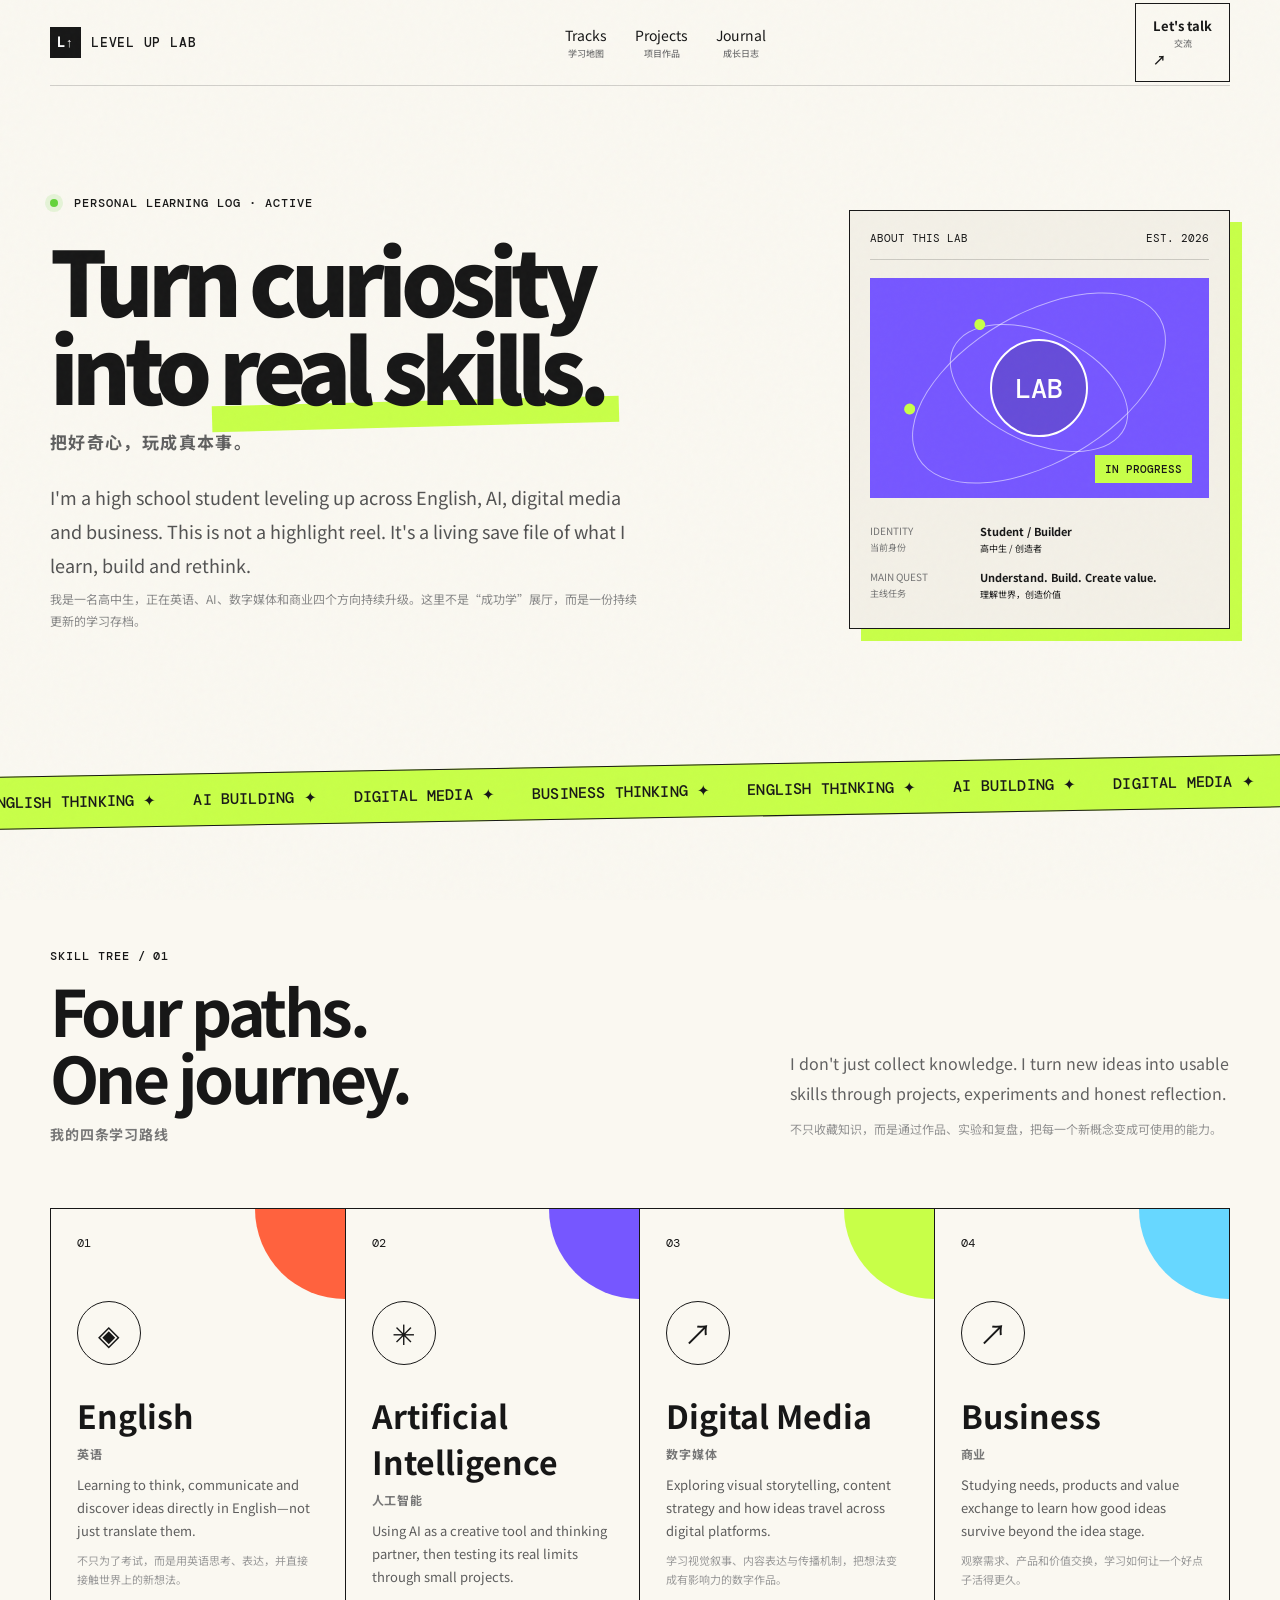
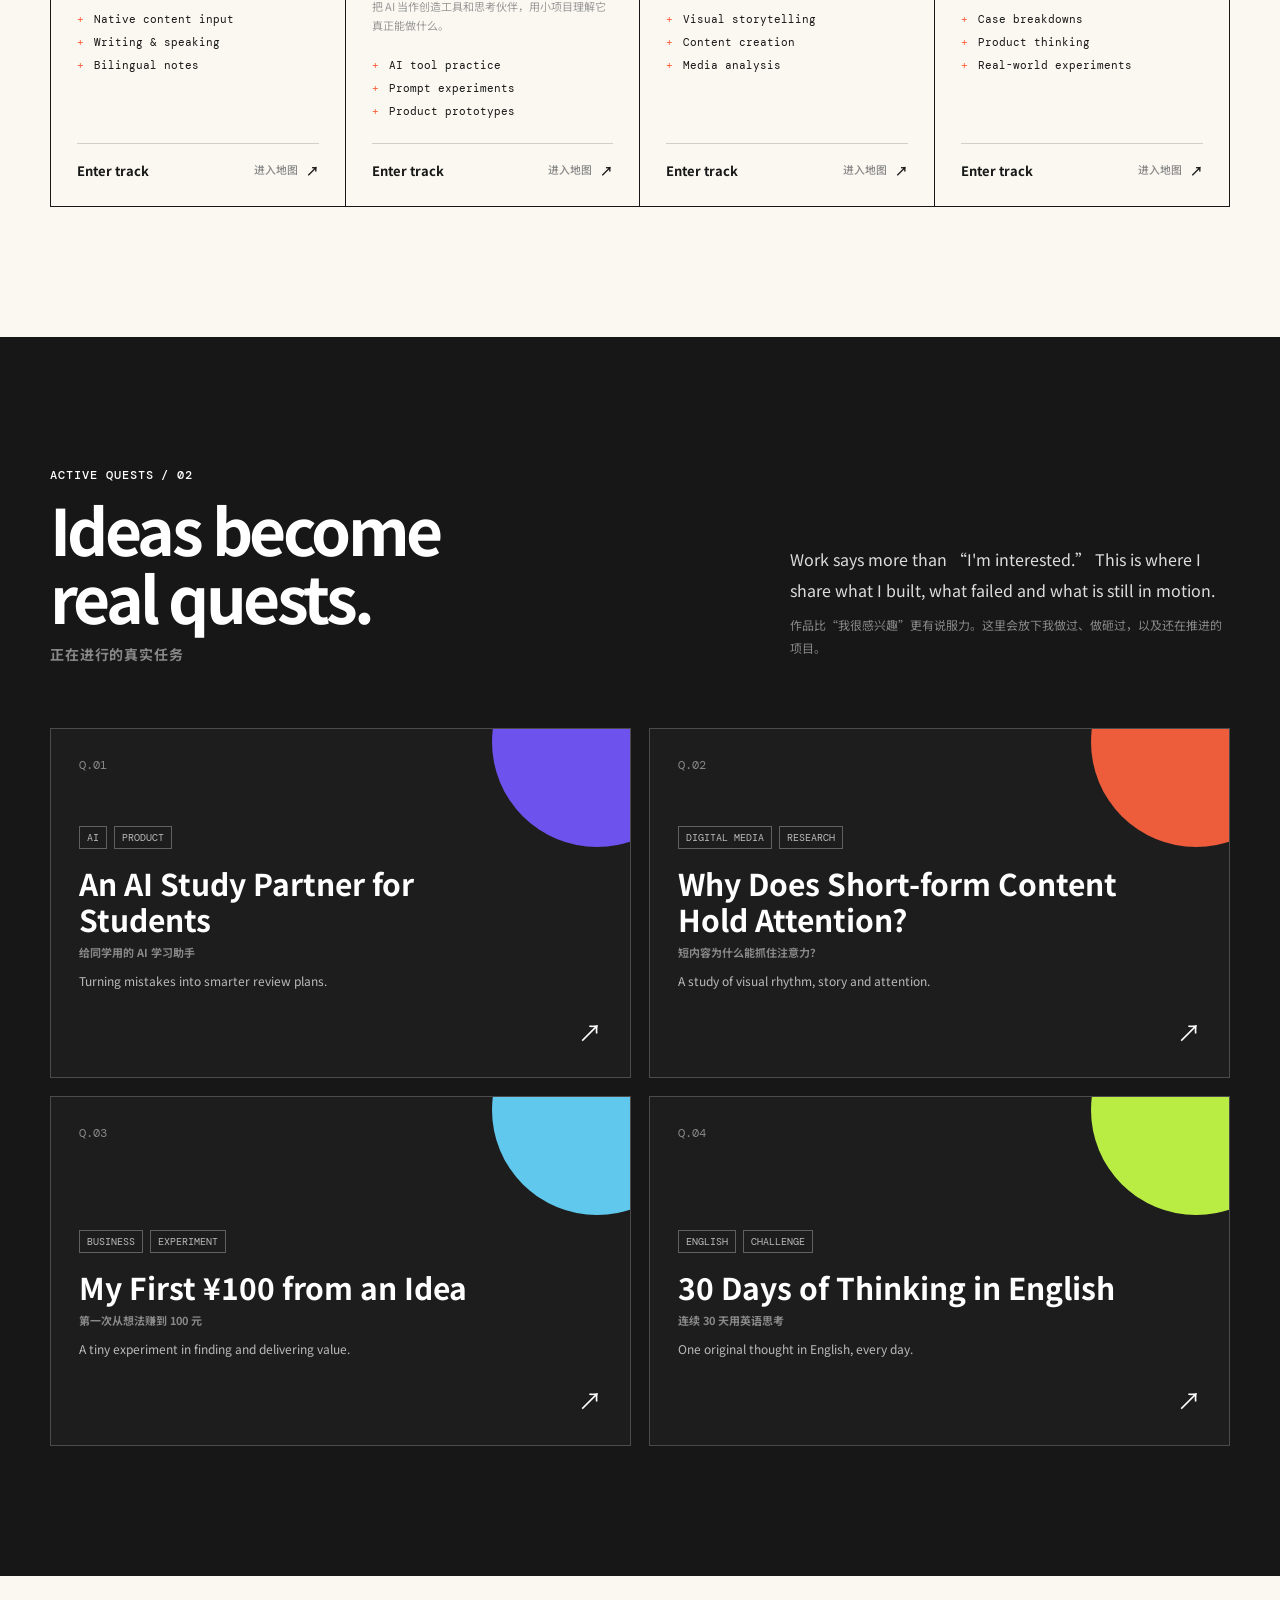
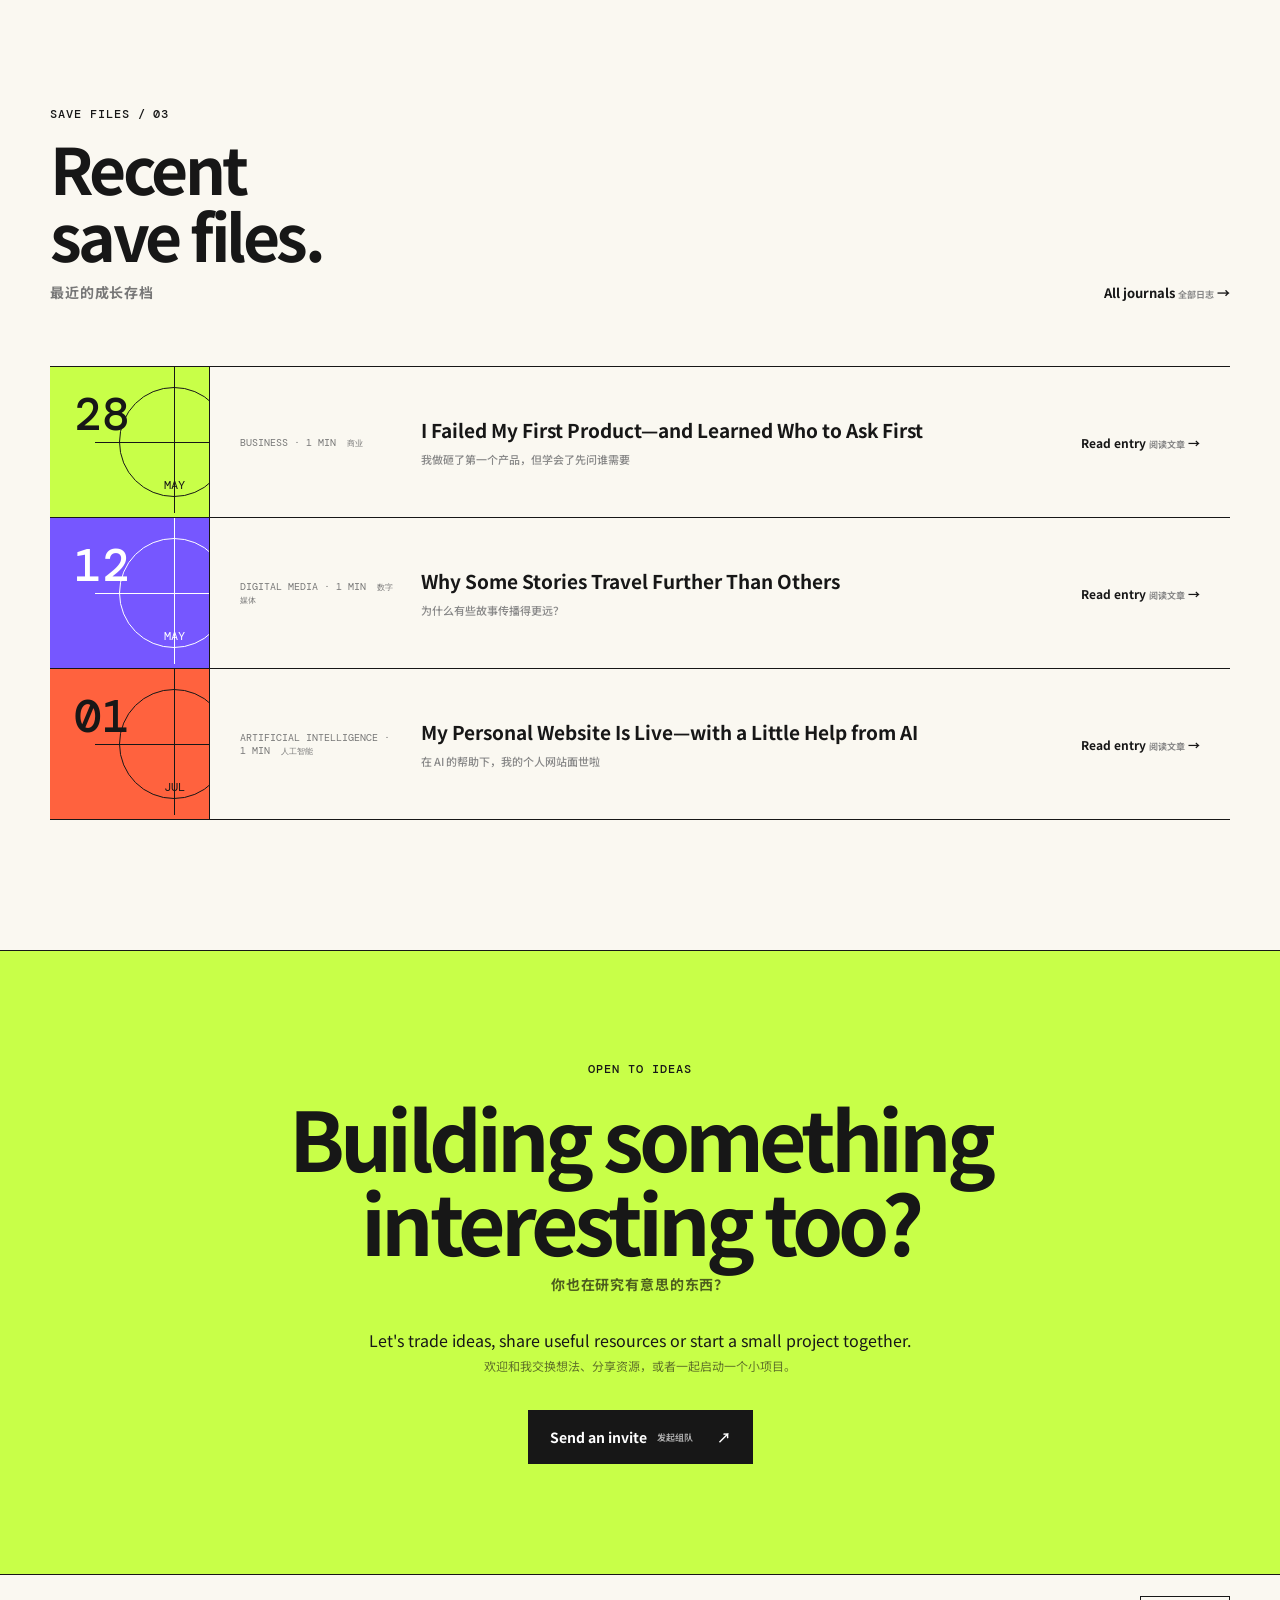
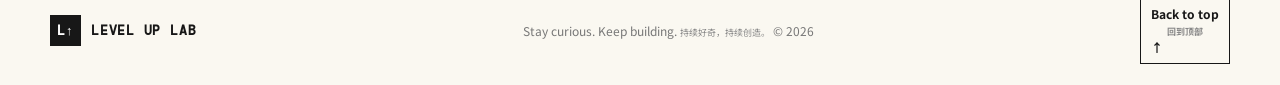
<file: index.html>
<!doctype html>
<html lang="en">
  <head>
    <meta charset="UTF-8" />
    <meta name="viewport" content="width=device-width, initial-scale=1.0" />
    <meta name="description" content="A high school student's learning lab exploring English, AI, digital media and business. 一名高中生关于英语、AI、数字媒体与商业的学习实验室。" />
    <title>LEVEL UP — A Student Learning Lab</title><link rel="icon" href="favicon.svg" type="image/svg+xml" />
    <link rel="preconnect" href="https://fonts.googleapis.com" />
    <link rel="preconnect" href="https://fonts.gstatic.com" crossorigin />
    <link href="https://fonts.googleapis.com/css2?family=DM+Mono:wght@400;500&family=Noto+Sans+SC:wght@400;500;700;900&display=swap" rel="stylesheet" />
    <link rel="stylesheet" href="styles.css" />
  </head>
  <body>
    <div class="noise" aria-hidden="true"></div>
    <header class="nav shell">
      <a class="logo" href="index.html" aria-label="返回首页">
        <span class="logo-mark">L↑</span>
        <span>LEVEL UP LAB</span>
      </a>
      <nav id="site-navigation" aria-label="主导航">
        <a href="tracks.html">Tracks <small>学习地图</small></a>
        <a href="projects.html">Projects <small>项目作品</small></a>
        <a href="journal.html">Journal <small>成长日志</small></a>
      </nav>
      <button class="nav-toggle" type="button" aria-expanded="false" aria-controls="site-navigation"><span>Menu</span><small>目录</small></button><a class="nav-cta" href="mailto:hello@example.com">Let's talk <small>交流</small> <span>↗</span></a>
    </header>

    <main id="top">
      <section class="hero shell">
        <div class="hero-copy reveal">
          <p class="eyebrow"><span class="live-dot"></span> PERSONAL LEARNING LOG · ACTIVE</p>
          <h1>Turn curiosity<br />into <span>real skills.</span></h1>
          <p class="hero-zh" lang="zh-CN">把好奇心，玩成真本事。</p>
          <p class="hero-intro">I'm a high school student leveling up across English, AI, digital media and business. This is not a highlight reel. It's a living save file of what I learn, build and rethink.</p>
          <p class="zh-copy" lang="zh-CN">我是一名高中生，正在英语、AI、数字媒体和商业四个方向持续升级。这里不是“成功学”展厅，而是一份持续更新的学习存档。</p>
        </div>

        <aside class="lab-card reveal delay-1" aria-label="个人学习概览">
          <div class="card-top">
            <span>ABOUT THIS LAB</span><span>EST. 2026</span>
          </div>
          <div class="avatar-wrap">
            <div class="orbit orbit-one"></div>
            <div class="orbit orbit-two"></div>
            <div class="avatar">LAB</div>
            <span class="level-badge">IN PROGRESS</span>
          </div>
          <div class="stats">
            <div><span>IDENTITY <small>当前身份</small></span><strong>Student / Builder <small>高中生 / 创造者</small></strong></div>
            <div><span>MAIN QUEST <small>主线任务</small></span><strong>Understand. Build. Create value.<small>理解世界，创造价值</small></strong></div>
          </div>
        </aside>
      </section>

      <section class="ticker" aria-label="学习关键词">
        <div class="ticker-track">
          <span>ENGLISH THINKING ✦</span><span>AI BUILDING ✦</span><span>DIGITAL MEDIA ✦</span><span>BUSINESS THINKING ✦</span>
          <span>ENGLISH THINKING ✦</span><span>AI BUILDING ✦</span><span>DIGITAL MEDIA ✦</span><span>BUSINESS THINKING ✦</span>
        </div>
      </section>

      <section class="section shell" id="tracks">
        <div class="section-heading reveal">
          <div><p class="eyebrow">SKILL TREE / 01</p><h2>Four paths.<br />One journey.</h2><p class="heading-zh" lang="zh-CN">我的四条学习路线</p></div>
          <div class="dual-copy"><p>I don't just collect knowledge. I turn new ideas into usable skills through projects, experiments and honest reflection.</p><p lang="zh-CN">不只收藏知识，而是通过作品、实验和复盘，把每一个新概念变成可使用的能力。</p></div>
        </div>
        <div class="track-grid">
          <article class="track-card english reveal">
            <div class="track-index">01</div><div class="track-icon">◈</div>
            <h3>English <small>英语</small></h3><p>Learning to think, communicate and discover ideas directly in English—not just translate them.</p>
            <p class="card-zh" lang="zh-CN">不只为了考试，而是用英语思考、表达，并直接接触世界上的新想法。</p>
            <ul><li>Native content input</li><li>Writing & speaking</li><li>Bilingual notes</li></ul>
            <a href="tracks.html#english">Enter track <small>进入地图</small> <span>↗</span></a>
          </article>
          <article class="track-card ai reveal delay-1">
            <div class="track-index">02</div><div class="track-icon">✳</div>
            <h3>Artificial Intelligence <small>人工智能</small></h3><p>Using AI as a creative tool and thinking partner, then testing its real limits through small projects.</p>
            <p class="card-zh" lang="zh-CN">把 AI 当作创造工具和思考伙伴，用小项目理解它真正能做什么。</p>
            <ul><li>AI tool practice</li><li>Prompt experiments</li><li>Product prototypes</li></ul>
            <a href="tracks.html#ai">Enter track <small>进入地图</small> <span>↗</span></a>
          </article>
          <article class="track-card media reveal delay-2">
            <div class="track-index">03</div><div class="track-icon">↗</div>
            <h3>Digital Media <small>数字媒体</small></h3><p>Exploring visual storytelling, content strategy and how ideas travel across digital platforms.</p>
            <p class="card-zh" lang="zh-CN">学习视觉叙事、内容表达与传播机制，把想法变成有影响力的数字作品。</p>
            <ul><li>Visual storytelling</li><li>Content creation</li><li>Media analysis</li></ul>
            <a href="tracks.html#media">Enter track <small>进入地图</small> <span>↗</span></a>
          </article>
          <article class="track-card business reveal delay-2">
            <div class="track-index">04</div><div class="track-icon">↗</div>
            <h3>Business <small>商业</small></h3><p>Studying needs, products and value exchange to learn how good ideas survive beyond the idea stage.</p>
            <p class="card-zh" lang="zh-CN">观察需求、产品和价值交换，学习如何让一个好点子活得更久。</p>
            <ul><li>Case breakdowns</li><li>Product thinking</li><li>Real-world experiments</li></ul>
            <a href="tracks.html#business">Enter track <small>进入地图</small> <span>↗</span></a>
          </article>
        </div>
      </section>

      <section class="section projects" id="projects">
        <div class="shell">
          <div class="section-heading light reveal">
            <div><p class="eyebrow">ACTIVE QUESTS / 02</p><h2>Ideas become<br />real quests.</h2><p class="heading-zh" lang="zh-CN">正在进行的真实任务</p></div>
            <div class="dual-copy"><p>Work says more than “I'm interested.” This is where I share what I built, what failed and what is still in motion.</p><p lang="zh-CN">作品比“我很感兴趣”更有说服力。这里会放下我做过、做砸过，以及还在推进的项目。</p></div>
          </div>
          <div class="quest-list" data-project-featured>
            <a class="quest reveal" href="project.html?id=ai-study-partner">
              <div class="quest-num">Q.01</div><div class="quest-main"><div class="tag-row"><span>AI</span><span>PRODUCT</span></div><h3>An AI Study Partner for Students <small>给同学用的 AI 学习助手</small></h3><p>Building a tool that turns mistakes into smarter review plans. <span lang="zh-CN">从真实学习痛点出发，整理错题并规划复习。</span></p></div><div class="quest-arrow">↗</div>
            </a>
            <a class="quest reveal" href="project.html?id=short-form-attention">
              <div class="quest-num">Q.02</div><div class="quest-main"><div class="tag-row"><span>DIGITAL MEDIA</span><span>RESEARCH</span></div><h3>Why Does Short-form Content Hold Attention? <small>短内容为什么能抓住注意力？</small></h3><p>Studying visual rhythm, storytelling and audience behavior across digital platforms. <span lang="zh-CN">拆解视觉节奏、叙事方式与受众行为。</span></p></div><div class="quest-arrow">↗</div>
            </a>
            <a class="quest reveal" href="project.html?id=first-100">
              <div class="quest-num">Q.03</div><div class="quest-main"><div class="tag-row"><span>BUSINESS</span><span>EXPERIMENT</span></div><h3>My First ¥100 from an Idea <small>第一次赚到 100 元</small></h3><p>Testing the loop: find a need, deliver value, earn a return. <span lang="zh-CN">用小产品完成一次真实的价值交换。</span></p></div><div class="quest-arrow">↗</div>
            </a>
            <a class="quest reveal" href="project.html?id=english-30-days">
              <div class="quest-num">Q.04</div><div class="quest-main"><div class="tag-row"><span>ENGLISH</span><span>CHALLENGE</span></div><h3>30 Days of Thinking in English <small>连续 30 天用英语思考</small></h3><p>One English journal entry every day—without translating first. <span lang="zh-CN">每天用英语记录一个真实想法，不先写中文。</span></p></div><div class="quest-arrow">↗</div>
            </a>
          </div>
        </div>
      </section>

      <section class="section shell log-section" id="log">
        <div class="section-heading reveal">
          <div><p class="eyebrow">SAVE FILES / 03</p><h2>Recent<br />save files.</h2><p class="heading-zh" lang="zh-CN">最近的成长存档</p></div>
          <a class="text-link" href="journal.html">All journals <small>全部日志</small> →</a>
        </div>
        <div class="log-grid" data-journal-featured>
          <article class="log-card featured reveal"><div class="log-visual visual-one"><span>07</span><i></i><b>JUN</b></div><div class="log-content"><p>THINKING · 6 MIN <small>思考笔记</small></p><h3>When AI Can Answer Everything, What Should We Still Learn?<small>当 AI 能回答所有问题，我们还需要学习什么？</small></h3><a href="article.html?post=learning-after-ai">Read entry <small>阅读文章</small> →</a></div></article>
          <article class="log-card reveal delay-1"><div class="log-visual visual-two"><span>28</span><i></i><b>MAY</b></div><div class="log-content"><p>RETROSPECTIVE · 4 MIN <small>项目复盘</small></p><h3>I Failed My First Product—and Learned Who to Ask First<small>我做砸了第一个产品，但学会了先问谁需要</small></h3><a href="article.html?post=first-product">Read entry <small>阅读文章</small> →</a></div></article>
          <article class="log-card reveal delay-2"><div class="log-visual visual-three"><span>12</span><i></i><b>MAY</b></div><div class="log-content"><p>MEDIA STUDY · 8 MIN <small>媒体拆解</small></p><h3>Why Some Stories Travel Further Than Others<small>为什么有些故事传播得更远？</small></h3><a href="article.html?post=stories-travel">Read entry <small>阅读文章</small> →</a></div></article>
        </div>
      </section>

      <section class="contact" id="contact">
        <div class="shell contact-inner reveal">
          <p class="eyebrow">OPEN TO IDEAS</p><h2>Building something<br />interesting too?</h2><p class="heading-zh" lang="zh-CN">你也在研究有意思的东西？</p><p>Let's trade ideas, share useful resources or start a small project together.<br /><span lang="zh-CN">欢迎和我交换想法、分享资源，或者一起启动一个小项目。</span></p>
          <a class="button dark" href="mailto:hello@example.com">Send an invite <small>发起组队</small> <span>↗</span></a>
        </div>
      </section>
    </main>

    <footer class="footer shell"><a class="logo" href="index.html"><span class="logo-mark">L↑</span><span>LEVEL UP LAB</span></a><p>Stay curious. Keep building. <small>持续好奇，持续创造。</small> © 2026</p><div class="footer-links"><a href="#top">Back to top <small>回到顶部</small> ↑</a></div></footer>
    <script src="script.js"></script>
  </body>
</html>
</file>
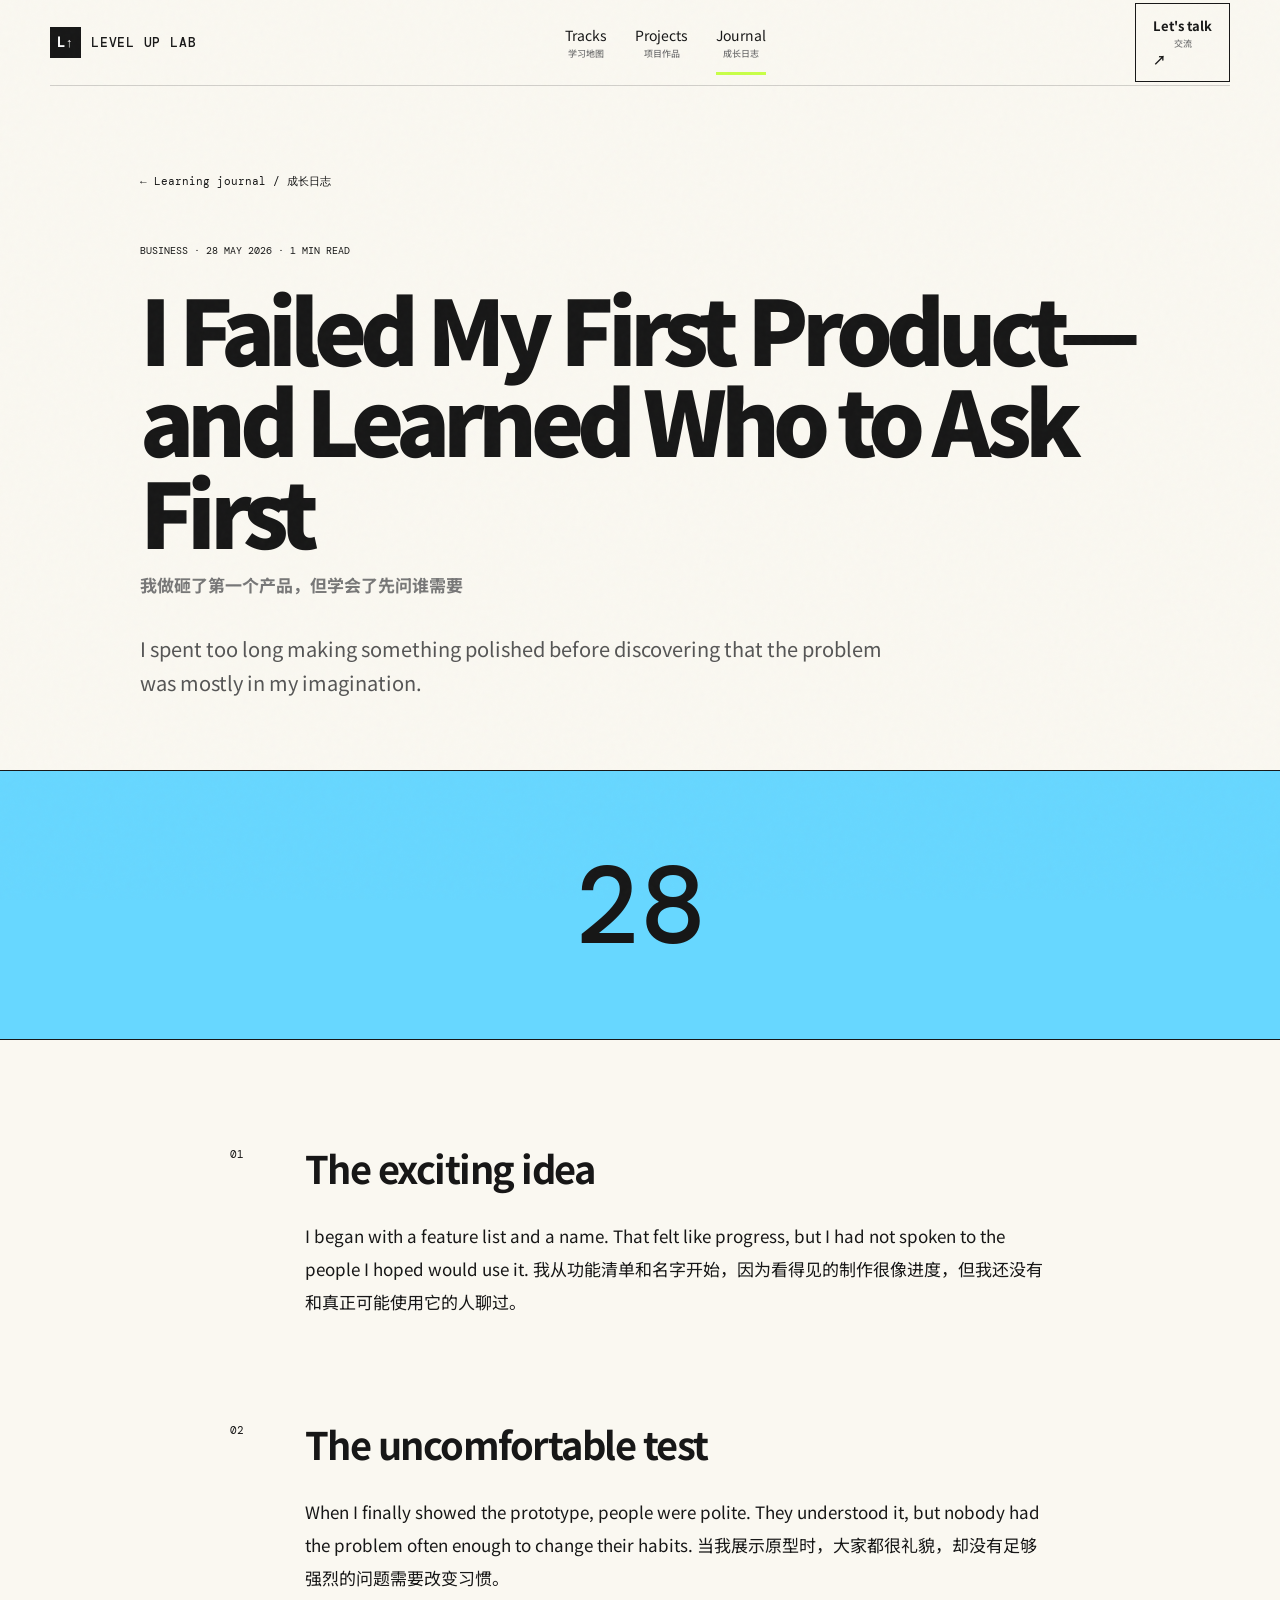
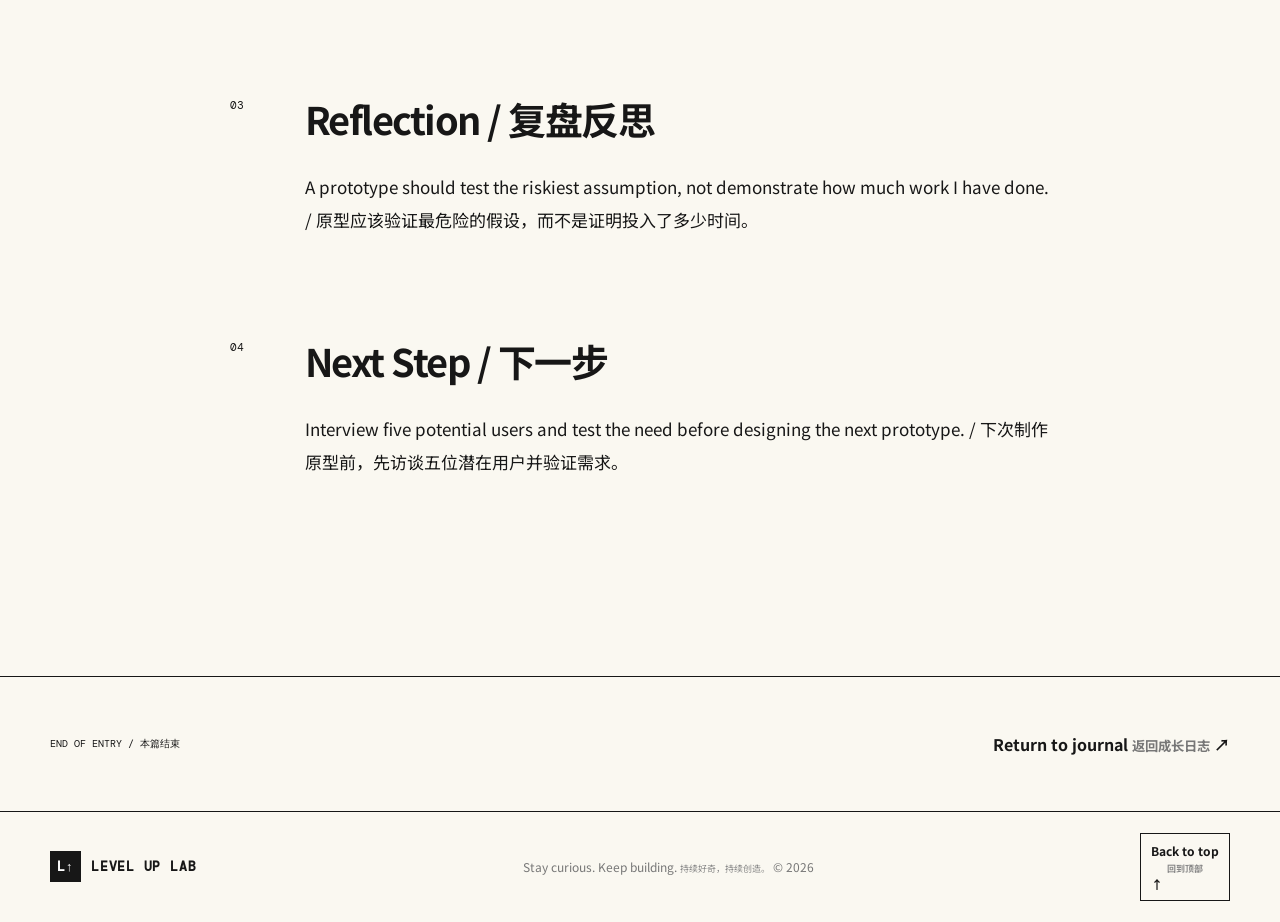
<file: article.html>
<!doctype html>
<html lang="en">
  <head>
    <meta charset="UTF-8" /><meta name="viewport" content="width=device-width, initial-scale=1.0" /><meta name="description" content="Bilingual learning journal entry from LEVEL UP LAB." /><title>Journal Entry — LEVEL UP LAB</title><link rel="icon" href="favicon.svg" type="image/svg+xml" />
    <link rel="preconnect" href="https://fonts.googleapis.com" /><link rel="preconnect" href="https://fonts.gstatic.com" crossorigin /><link href="https://fonts.googleapis.com/css2?family=DM+Mono:wght@400;500&family=Noto+Sans+SC:wght@400;500;700;900&display=swap" rel="stylesheet" /><link rel="stylesheet" href="styles.css" />
  </head>
  <body data-page="journal"><div class="noise" aria-hidden="true"></div>
    <header class="nav shell inner-nav"><a class="logo" href="index.html"><span class="logo-mark">L↑</span><span>LEVEL UP LAB</span></a><nav id="site-navigation" aria-label="Main navigation"><a href="tracks.html" data-nav="tracks">Tracks <small>学习地图</small></a><a href="projects.html" data-nav="projects">Projects <small>项目作品</small></a><a href="journal.html" data-nav="journal">Journal <small>成长日志</small></a></nav><button class="nav-toggle" type="button" aria-expanded="false" aria-controls="site-navigation"><span>Menu</span><small>目录</small></button><a class="nav-cta" href="mailto:hello@example.com">Let's talk <small>交流</small> <span>↗</span></a></header>
    <main id="top" class="article-page" data-article-detail>
      <header class="article-hero shell"><a class="back-link" href="journal.html">← Learning journal / 成长日志</a><p class="article-meta" data-article-meta></p><h1 data-article-title>Loading entry…</h1><p class="detail-zh" data-article-zh></p><p class="article-deck" data-article-deck></p></header>
      <div class="article-color" data-article-mark>07</div>
      <article class="article-body shell" data-article-body></article>
      <section class="article-end"><div class="shell"><p>END OF ENTRY / 本篇结束</p><a href="journal.html">Return to journal <small>返回成长日志</small> ↗</a></div></section>
    </main>
    <footer class="footer shell"><a class="logo" href="index.html"><span class="logo-mark">L↑</span><span>LEVEL UP LAB</span></a><p>Stay curious. Keep building. <small>持续好奇，持续创造。</small> © 2026</p><div class="footer-links"><a href="#top">Back to top <small>回到顶部</small> ↑</a></div></footer><script src="script.js"></script>
  </body>
</html>
</file>
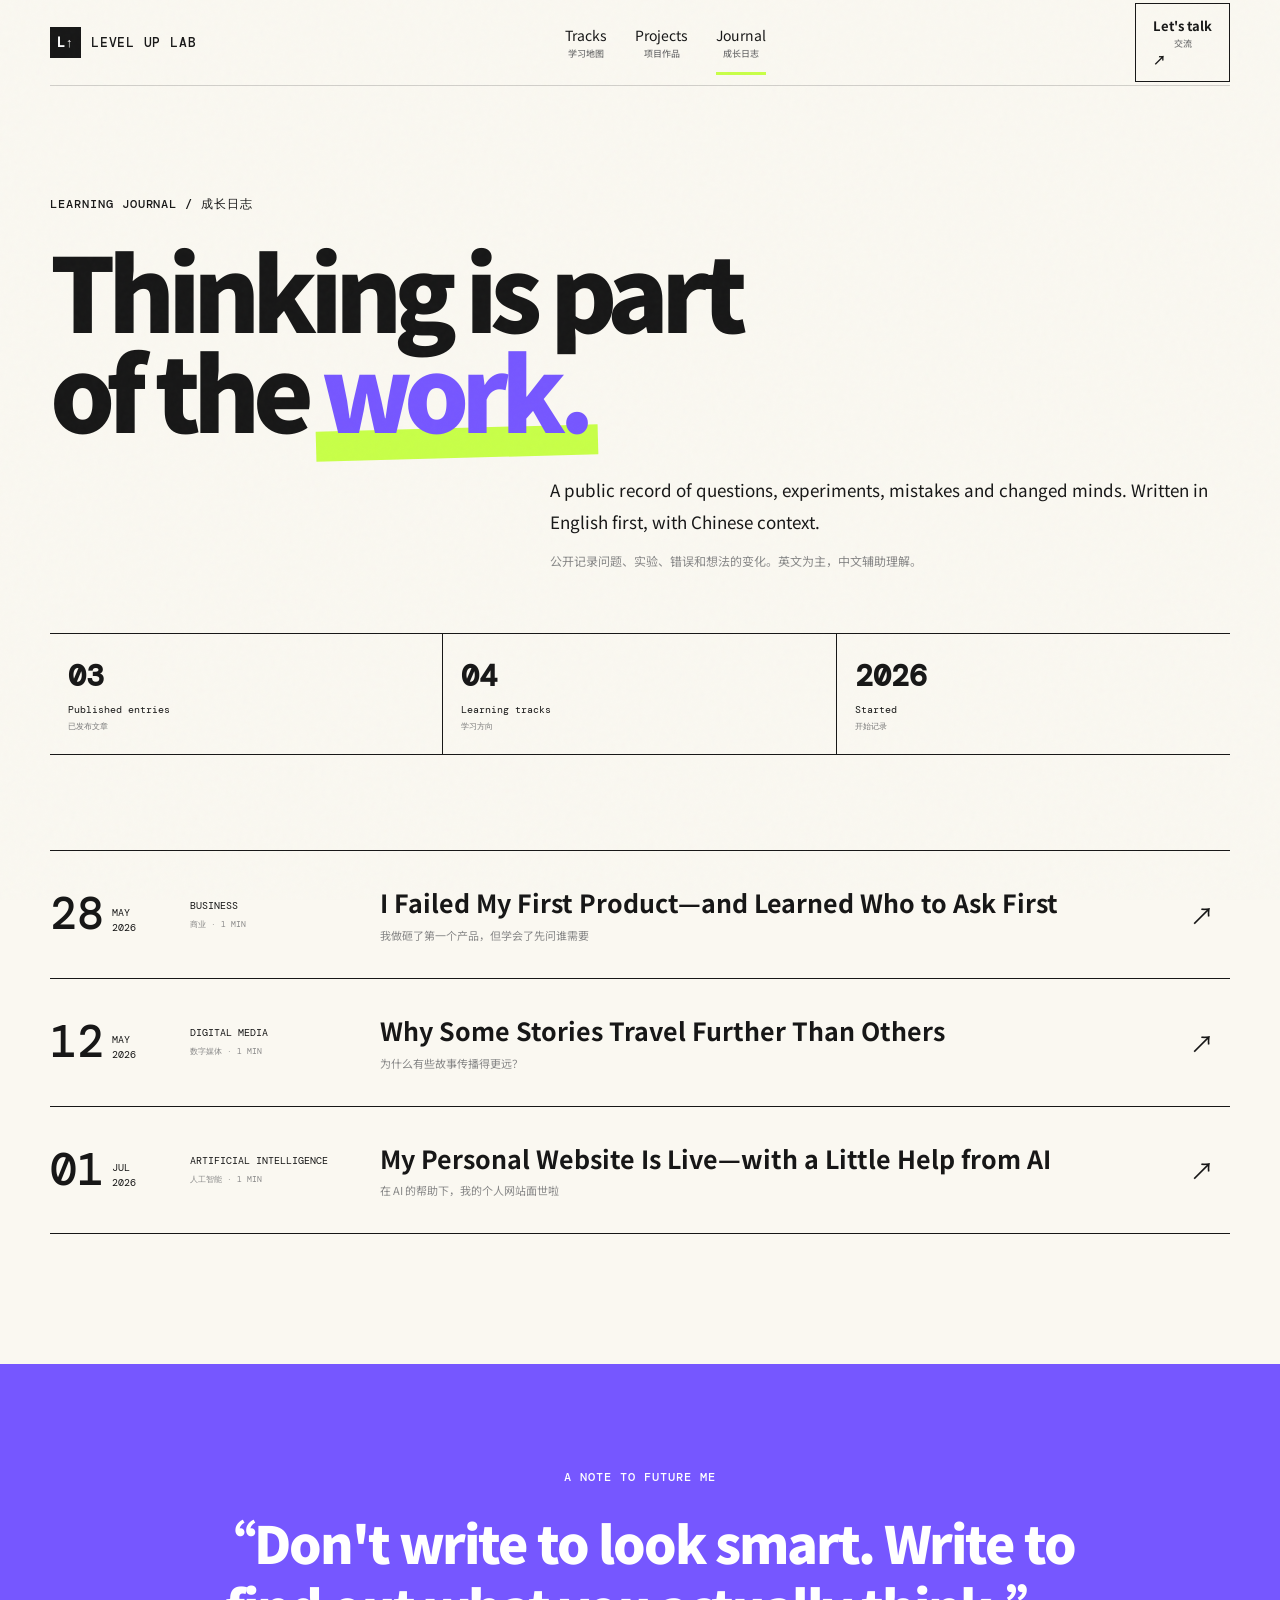
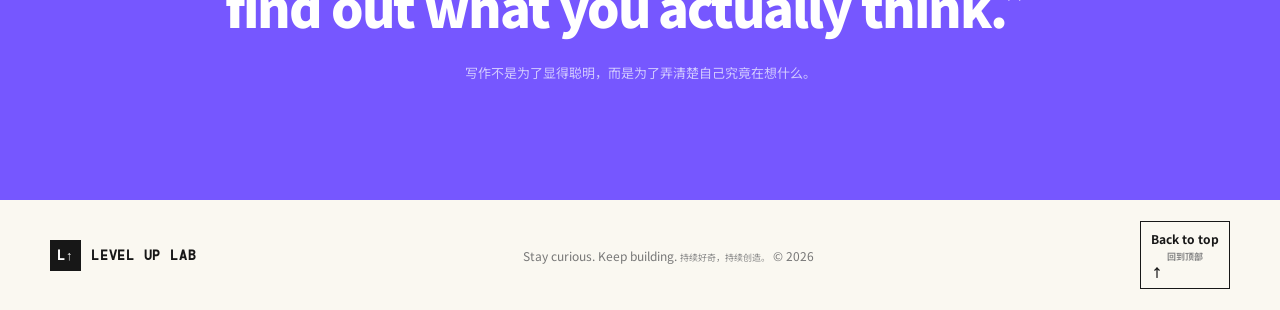
<file: journal.html>
<!doctype html>
<html lang="en">
  <head>
    <meta charset="UTF-8" /><meta name="viewport" content="width=device-width, initial-scale=1.0" /><meta name="description" content="A bilingual learning journal about AI, English, digital media and business. 关于 AI、英语、数字媒体与商业的双语成长日志。" /><title>Journal — LEVEL UP LAB</title><link rel="icon" href="favicon.svg" type="image/svg+xml" />
    <link rel="preconnect" href="https://fonts.googleapis.com" /><link rel="preconnect" href="https://fonts.gstatic.com" crossorigin /><link href="https://fonts.googleapis.com/css2?family=DM+Mono:wght@400;500&family=Noto+Sans+SC:wght@400;500;700;900&display=swap" rel="stylesheet" /><link rel="stylesheet" href="styles.css" />
  </head>
  <body data-page="journal"><div class="noise" aria-hidden="true"></div>
    <header class="nav shell inner-nav"><a class="logo" href="index.html"><span class="logo-mark">L↑</span><span>LEVEL UP LAB</span></a><nav id="site-navigation" aria-label="Main navigation"><a href="tracks.html" data-nav="tracks">Tracks <small>学习地图</small></a><a href="projects.html" data-nav="projects">Projects <small>项目作品</small></a><a href="journal.html" data-nav="journal">Journal <small>成长日志</small></a></nav><button class="nav-toggle" type="button" aria-expanded="false" aria-controls="site-navigation"><span>Menu</span><small>目录</small></button><a class="nav-cta" href="mailto:hello@example.com">Let's talk <small>交流</small> <span>↗</span></a></header>
    <main id="top" class="inner-page journal-page">
      <section class="page-hero shell reveal"><p class="eyebrow">LEARNING JOURNAL / 成长日志</p><h1>Thinking is part<br />of the <span>work.</span></h1><div class="page-hero-copy"><p>A public record of questions, experiments, mistakes and changed minds. Written in English first, with Chinese context.</p><p lang="zh-CN">公开记录问题、实验、错误和想法的变化。英文为主，中文辅助理解。</p></div><div class="journal-stats"><span><strong data-journal-count>03</strong> Published entries <small>已发布文章</small></span><span><strong>04</strong> Learning tracks <small>学习方向</small></span><span><strong>2026</strong> Started <small>开始记录</small></span></div></section>
      <section class="shell journal-archive" data-journal-archive>
        <a class="archive-row reveal" href="article.html?post=learning-after-ai"><div class="archive-date"><strong>07</strong><span>JUN<br />2026</span></div><div class="archive-type">THINKING<small>思考笔记 · 6 MIN</small></div><div class="archive-title"><h2>When AI Can Answer Everything, What Should We Still Learn?</h2><p>当 AI 能回答所有问题，我们还需要学习什么？</p></div><span class="archive-arrow">↗</span></a>
        <a class="archive-row reveal" href="article.html?post=first-product"><div class="archive-date"><strong>28</strong><span>MAY<br />2026</span></div><div class="archive-type">RETROSPECTIVE<small>项目复盘 · 4 MIN</small></div><div class="archive-title"><h2>I Failed My First Product—and Learned Who to Ask First</h2><p>我做砸了第一个产品，但学会了先问谁需要</p></div><span class="archive-arrow">↗</span></a>
        <a class="archive-row reveal" href="article.html?post=stories-travel"><div class="archive-date"><strong>12</strong><span>MAY<br />2026</span></div><div class="archive-type">MEDIA STUDY<small>媒体拆解 · 8 MIN</small></div><div class="archive-title"><h2>Why Some Stories Travel Further Than Others</h2><p>为什么有些故事传播得更远？</p></div><span class="archive-arrow">↗</span></a>
      </section>
      <section class="journal-note"><div class="shell"><p class="eyebrow">A NOTE TO FUTURE ME</p><blockquote>“Don't write to look smart. Write to find out what you actually think.”</blockquote><p lang="zh-CN">写作不是为了显得聪明，而是为了弄清楚自己究竟在想什么。</p></div></section>
    </main>
    <footer class="footer shell"><a class="logo" href="index.html"><span class="logo-mark">L↑</span><span>LEVEL UP LAB</span></a><p>Stay curious. Keep building. <small>持续好奇，持续创造。</small> © 2026</p><div class="footer-links"><a href="#top">Back to top <small>回到顶部</small> ↑</a></div></footer><script src="script.js"></script>
  </body>
</html>
</file>
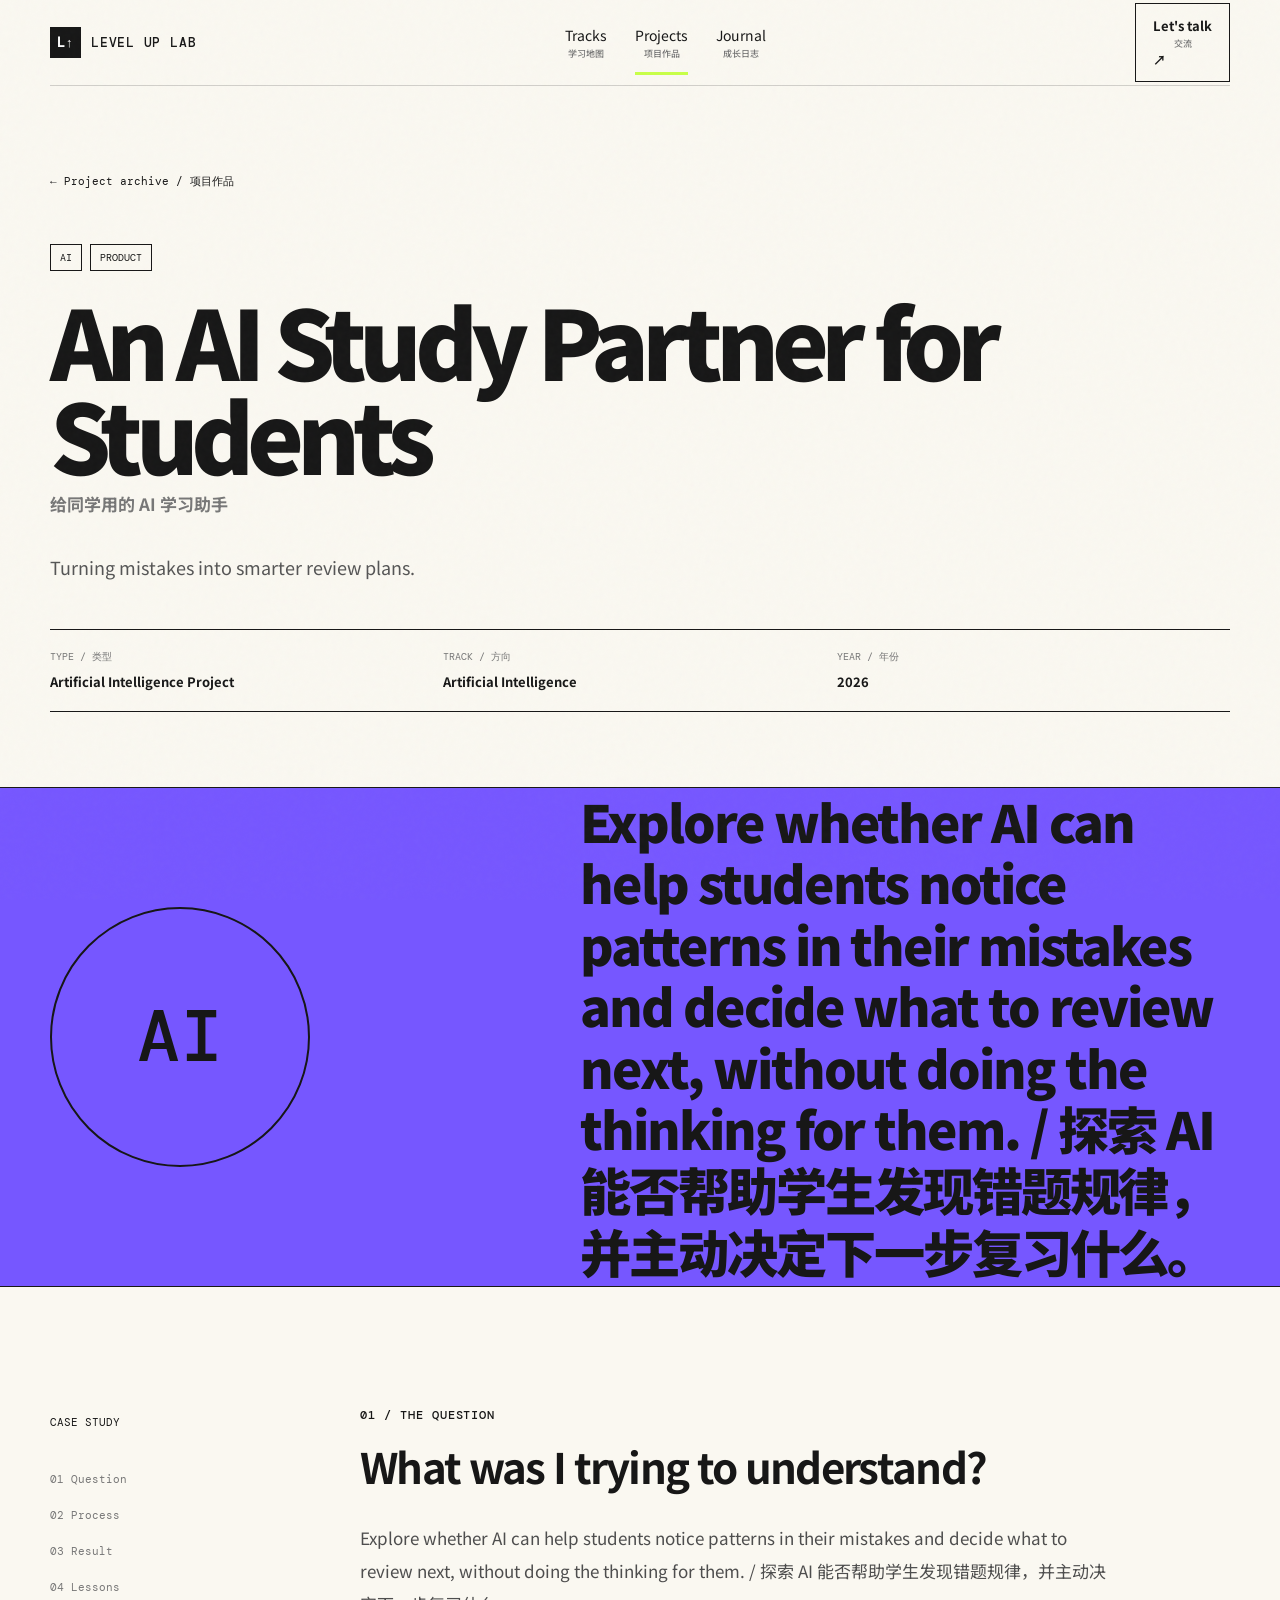
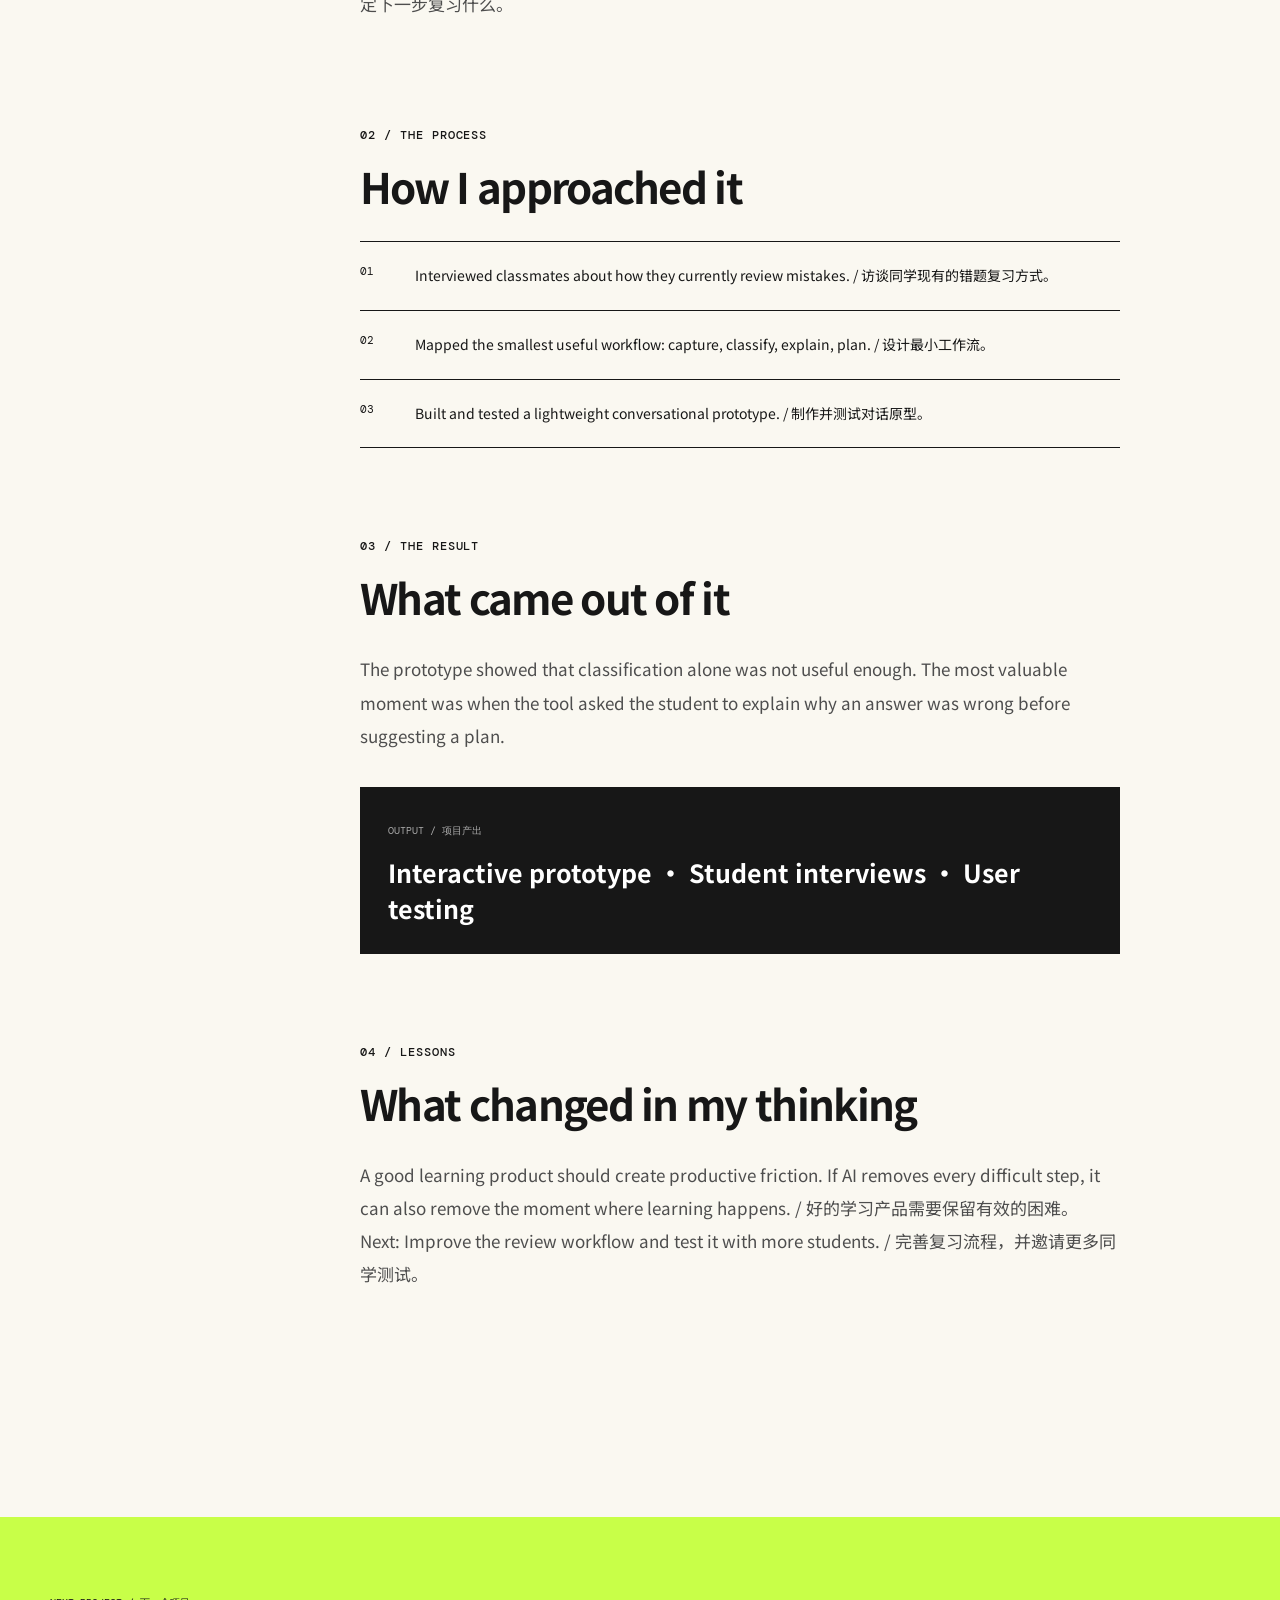
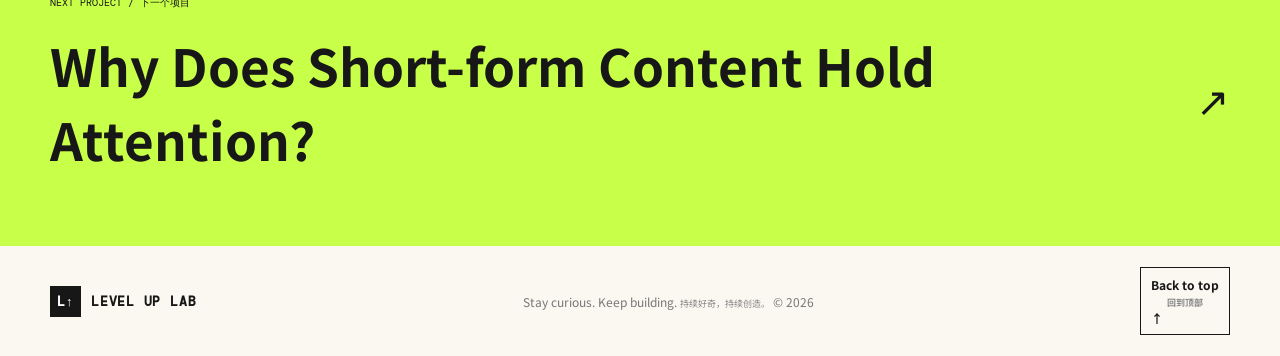
<file: project.html>
<!doctype html>
<html lang="en">
  <head>
    <meta charset="UTF-8" /><meta name="viewport" content="width=device-width, initial-scale=1.0" /><meta name="description" content="Project case study from LEVEL UP LAB." /><title>Project — LEVEL UP LAB</title><link rel="icon" href="favicon.svg" type="image/svg+xml" />
    <link rel="preconnect" href="https://fonts.googleapis.com" /><link rel="preconnect" href="https://fonts.gstatic.com" crossorigin /><link href="https://fonts.googleapis.com/css2?family=DM+Mono:wght@400;500&family=Noto+Sans+SC:wght@400;500;700;900&display=swap" rel="stylesheet" /><link rel="stylesheet" href="styles.css" />
  </head>
  <body data-page="projects"><div class="noise" aria-hidden="true"></div>
    <header class="nav shell inner-nav"><a class="logo" href="index.html"><span class="logo-mark">L↑</span><span>LEVEL UP LAB</span></a><nav id="site-navigation" aria-label="Main navigation"><a href="tracks.html" data-nav="tracks">Tracks <small>学习地图</small></a><a href="projects.html" data-nav="projects">Projects <small>项目作品</small></a><a href="journal.html" data-nav="journal">Journal <small>成长日志</small></a></nav><button class="nav-toggle" type="button" aria-expanded="false" aria-controls="site-navigation"><span>Menu</span><small>目录</small></button><a class="nav-cta" href="mailto:hello@example.com">Let's talk <small>交流</small> <span>↗</span></a></header>
    <main id="top" class="detail-page" data-project-detail>
      <section class="detail-hero shell"><a class="back-link" href="projects.html">← Project archive / 项目作品</a><div class="detail-tags" data-project-tags></div><h1 data-project-title>Loading project…</h1><p class="detail-zh" data-project-zh></p><p class="detail-summary" data-project-summary></p><div class="detail-facts"><div><span>TYPE / 类型</span><strong data-project-type></strong></div><div><span>TRACK / 方向</span><strong data-project-track></strong></div><div><span>YEAR / 年份</span><strong>2026</strong></div></div></section>
      <section class="project-cover"><div class="shell"><div class="cover-mark" data-project-mark>↗</div><p data-project-one-line></p></div></section>
      <section class="case-study shell"><aside><span>CASE STUDY</span><nav><a href="#question">01 Question</a><a href="#process">02 Process</a><a href="#result">03 Result</a><a href="#lessons">04 Lessons</a></nav></aside><article><section id="question"><p class="eyebrow">01 / THE QUESTION</p><h2>What was I trying to understand?</h2><p data-project-question></p></section><section id="process"><p class="eyebrow">02 / THE PROCESS</p><h2>How I approached it</h2><div class="process-list" data-project-process></div></section><section id="result"><p class="eyebrow">03 / THE RESULT</p><h2>What came out of it</h2><p data-project-result></p><div class="result-card"><span>OUTPUT / 项目产出</span><strong data-project-output></strong></div></section><section id="lessons"><p class="eyebrow">04 / LESSONS</p><h2>What changed in my thinking</h2><p data-project-lessons></p></section></article></section>
      <section class="next-project"><div class="shell"><span>NEXT PROJECT / 下一个项目</span><a data-next-project href="projects.html"><strong data-next-title>Explore another project</strong><i>↗</i></a></div></section>
    </main>
    <footer class="footer shell"><a class="logo" href="index.html"><span class="logo-mark">L↑</span><span>LEVEL UP LAB</span></a><p>Stay curious. Keep building. <small>持续好奇，持续创造。</small> © 2026</p><div class="footer-links"><a href="#top">Back to top <small>回到顶部</small> ↑</a></div></footer><script src="script.js"></script>
  </body>
</html>
</file>
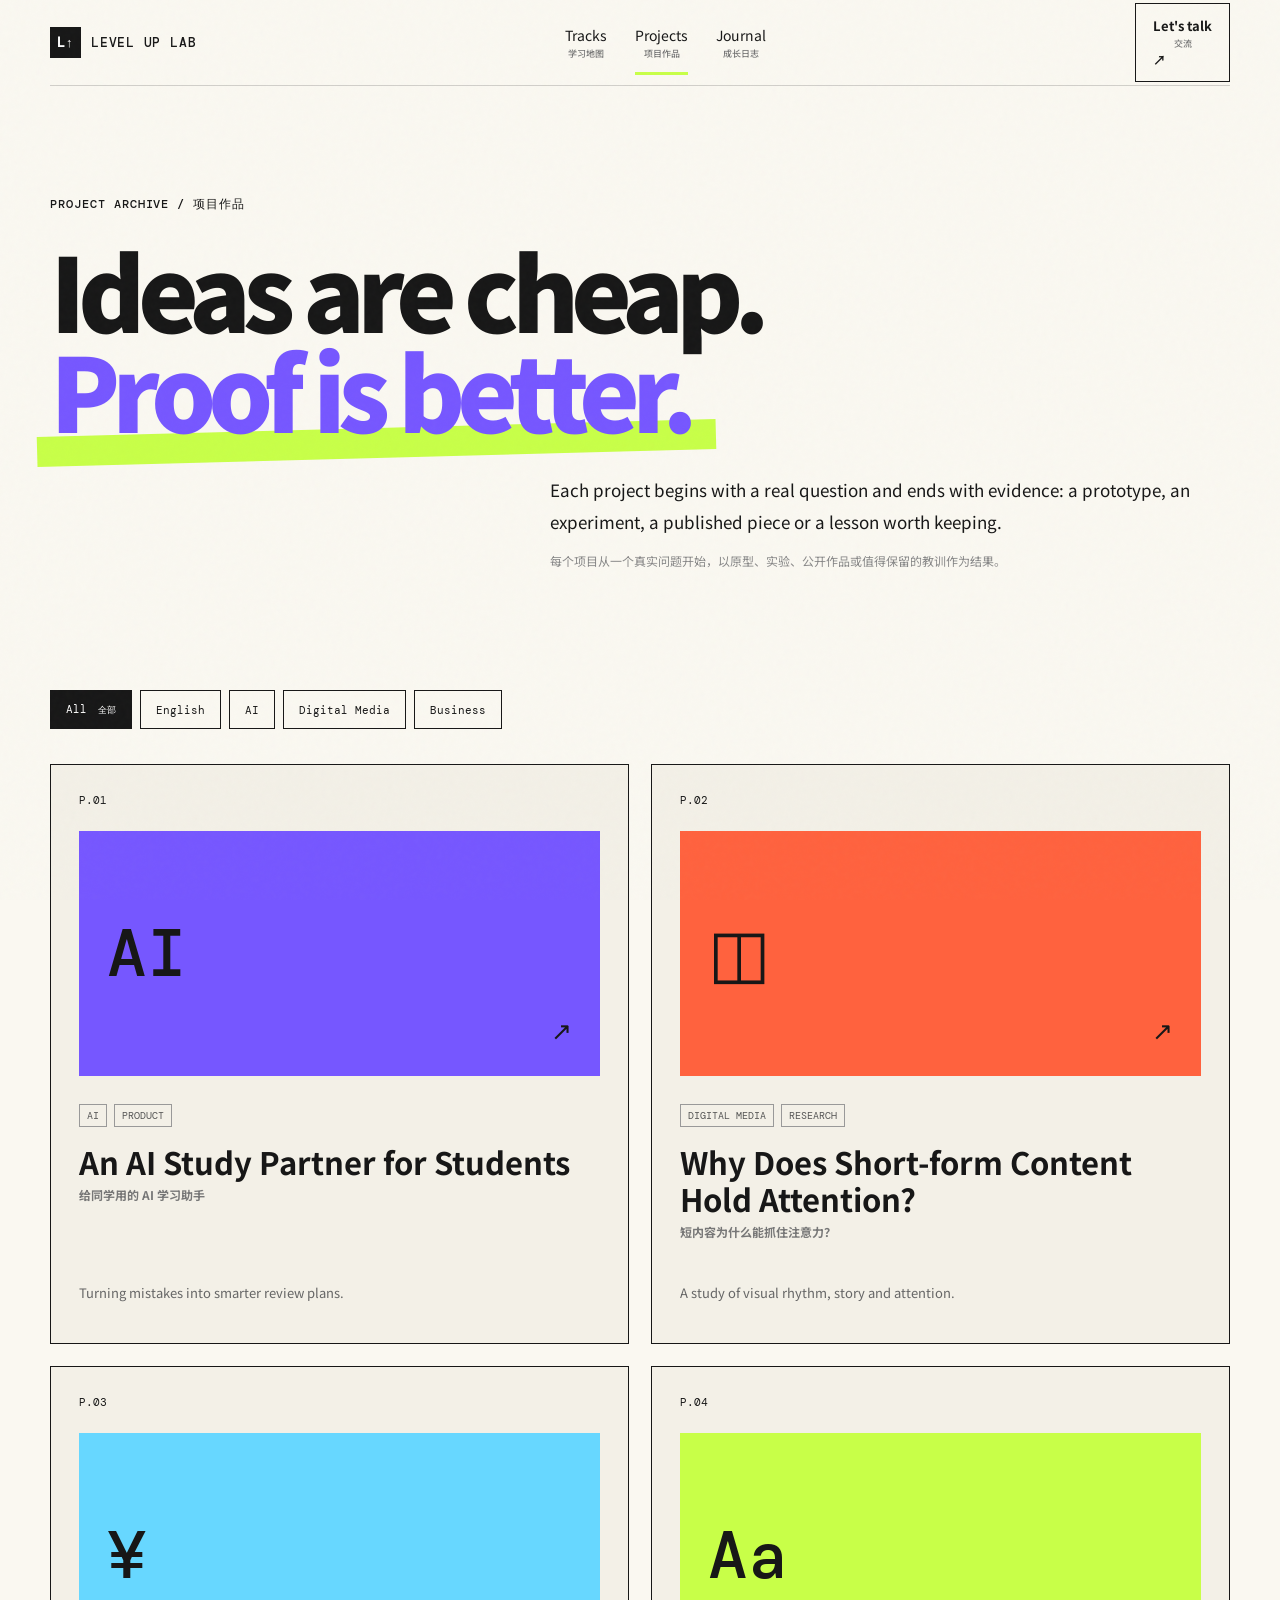
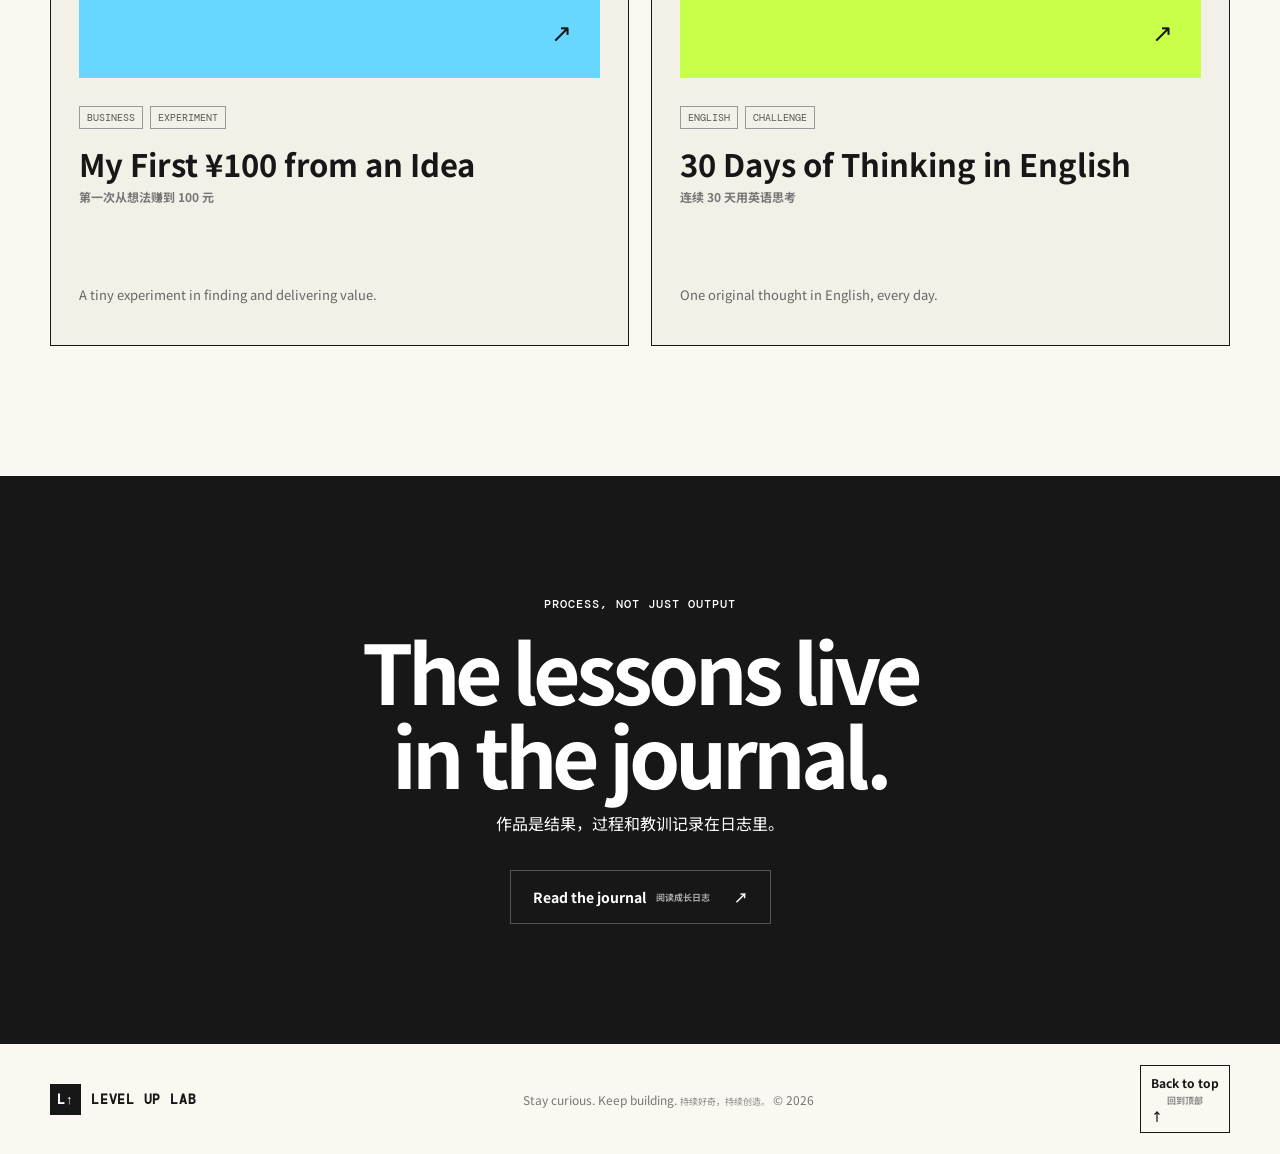
<file: projects.html>
<!doctype html>
<html lang="en">
  <head>
    <meta charset="UTF-8" /><meta name="viewport" content="width=device-width, initial-scale=1.0" />
    <meta name="description" content="Projects built across AI, English, digital media and business. AI、英语、数字媒体与商业项目作品。" />
    <title>Projects — LEVEL UP LAB</title><link rel="icon" href="favicon.svg" type="image/svg+xml" />
    <link rel="preconnect" href="https://fonts.googleapis.com" /><link rel="preconnect" href="https://fonts.gstatic.com" crossorigin /><link href="https://fonts.googleapis.com/css2?family=DM+Mono:wght@400;500&family=Noto+Sans+SC:wght@400;500;700;900&display=swap" rel="stylesheet" /><link rel="stylesheet" href="styles.css" />
  </head>
  <body data-page="projects">
    <div class="noise" aria-hidden="true"></div>
    <header class="nav shell inner-nav"><a class="logo" href="index.html"><span class="logo-mark">L↑</span><span>LEVEL UP LAB</span></a><nav id="site-navigation" aria-label="Main navigation"><a href="tracks.html" data-nav="tracks">Tracks <small>学习地图</small></a><a href="projects.html" data-nav="projects">Projects <small>项目作品</small></a><a href="journal.html" data-nav="journal">Journal <small>成长日志</small></a></nav><button class="nav-toggle" type="button" aria-expanded="false" aria-controls="site-navigation"><span>Menu</span><small>目录</small></button><a class="nav-cta" href="mailto:hello@example.com">Let's talk <small>交流</small> <span>↗</span></a></header>
    <main id="top" class="inner-page project-library">
      <section class="page-hero shell reveal"><p class="eyebrow">PROJECT ARCHIVE / 项目作品</p><h1>Ideas are cheap.<br /><span>Proof is better.</span></h1><div class="page-hero-copy"><p>Each project begins with a real question and ends with evidence: a prototype, an experiment, a published piece or a lesson worth keeping.</p><p lang="zh-CN">每个项目从一个真实问题开始，以原型、实验、公开作品或值得保留的教训作为结果。</p></div></section>
      <section class="shell library-section">
        <div class="filter-bar" role="group" aria-label="Filter projects"><button class="active" data-filter="all">All <small>全部</small></button><button data-filter="english">English</button><button data-filter="ai">AI</button><button data-filter="media">Digital Media</button><button data-filter="business">Business</button></div>
        <div class="library-grid" data-project-library>
          <a class="library-project tone-purple reveal" data-category="ai" href="project.html?id=ai-study-partner"><span class="project-no">P.01</span><div class="project-art">AI<span>↗</span></div><div class="tag-row"><span>AI</span><span>PRODUCT</span></div><h2>An AI Study Partner for Students<small>给同学用的 AI 学习助手</small></h2><p>Turning mistakes into smarter review plans.</p></a>
          <a class="library-project tone-orange reveal delay-1" data-category="media" href="project.html?id=short-form-attention"><span class="project-no">P.02</span><div class="project-art">◫<span>↗</span></div><div class="tag-row"><span>DIGITAL MEDIA</span><span>RESEARCH</span></div><h2>Why Does Short-form Content Hold Attention?<small>短内容为什么能抓住注意力？</small></h2><p>A study of visual rhythm, story and attention.</p></a>
          <a class="library-project tone-blue reveal" data-category="business" href="project.html?id=first-100"><span class="project-no">P.03</span><div class="project-art">¥<span>↗</span></div><div class="tag-row"><span>BUSINESS</span><span>EXPERIMENT</span></div><h2>My First ¥100 from an Idea<small>第一次从想法赚到 100 元</small></h2><p>A tiny experiment in finding and delivering value.</p></a>
          <a class="library-project tone-lime reveal delay-1" data-category="english" href="project.html?id=english-30-days"><span class="project-no">P.04</span><div class="project-art">Aa<span>↗</span></div><div class="tag-row"><span>ENGLISH</span><span>CHALLENGE</span></div><h2>30 Days of Thinking in English<small>连续 30 天用英语思考</small></h2><p>One original thought in English, every day.</p></a>
        </div>
      </section>
      <section class="next-cta dark-cta"><div class="shell"><p class="eyebrow">PROCESS, NOT JUST OUTPUT</p><h2>The lessons live<br />in the journal.</h2><p lang="zh-CN">作品是结果，过程和教训记录在日志里。</p><a class="button primary" href="journal.html">Read the journal <small>阅读成长日志</small> <span>↗</span></a></div></section>
    </main>
    <footer class="footer shell"><a class="logo" href="index.html"><span class="logo-mark">L↑</span><span>LEVEL UP LAB</span></a><p>Stay curious. Keep building. <small>持续好奇，持续创造。</small> © 2026</p><div class="footer-links"><a href="#top">Back to top <small>回到顶部</small> ↑</a></div></footer><script src="script.js"></script>
  </body>
</html>
</file>
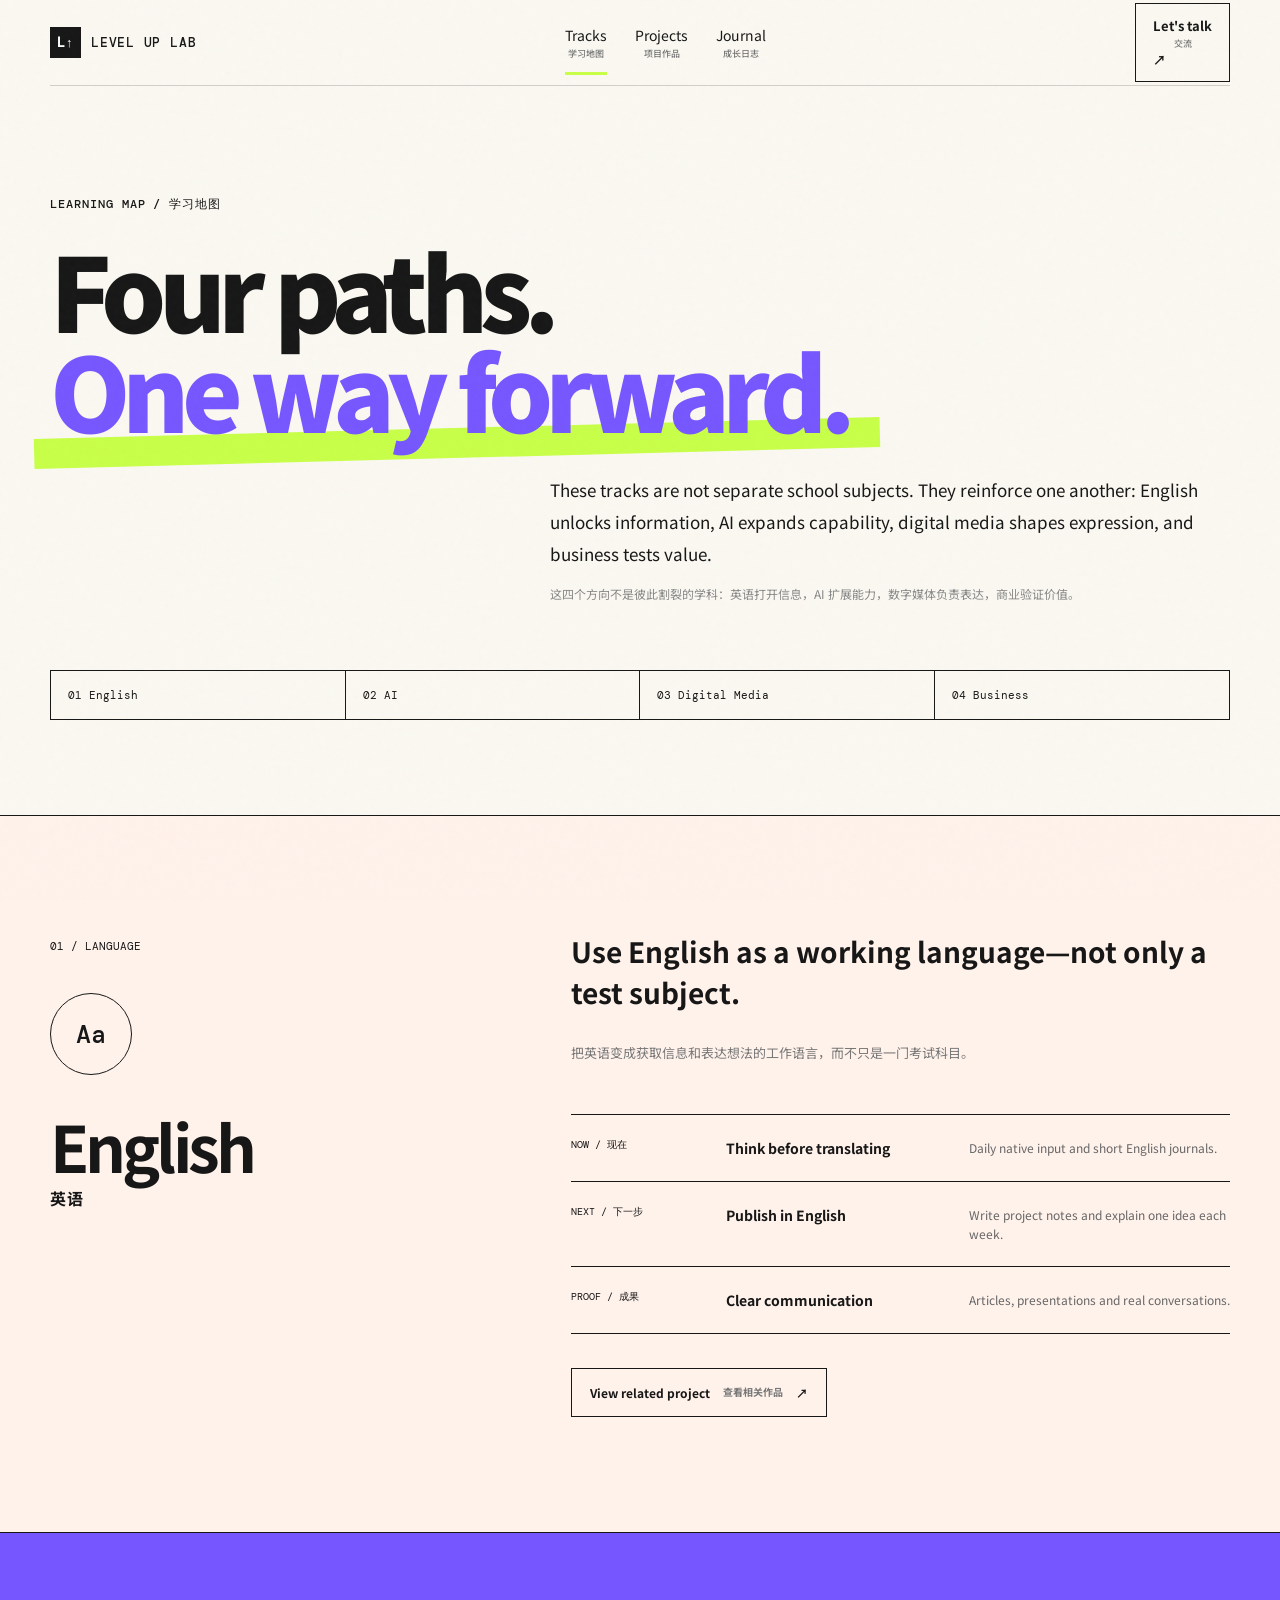
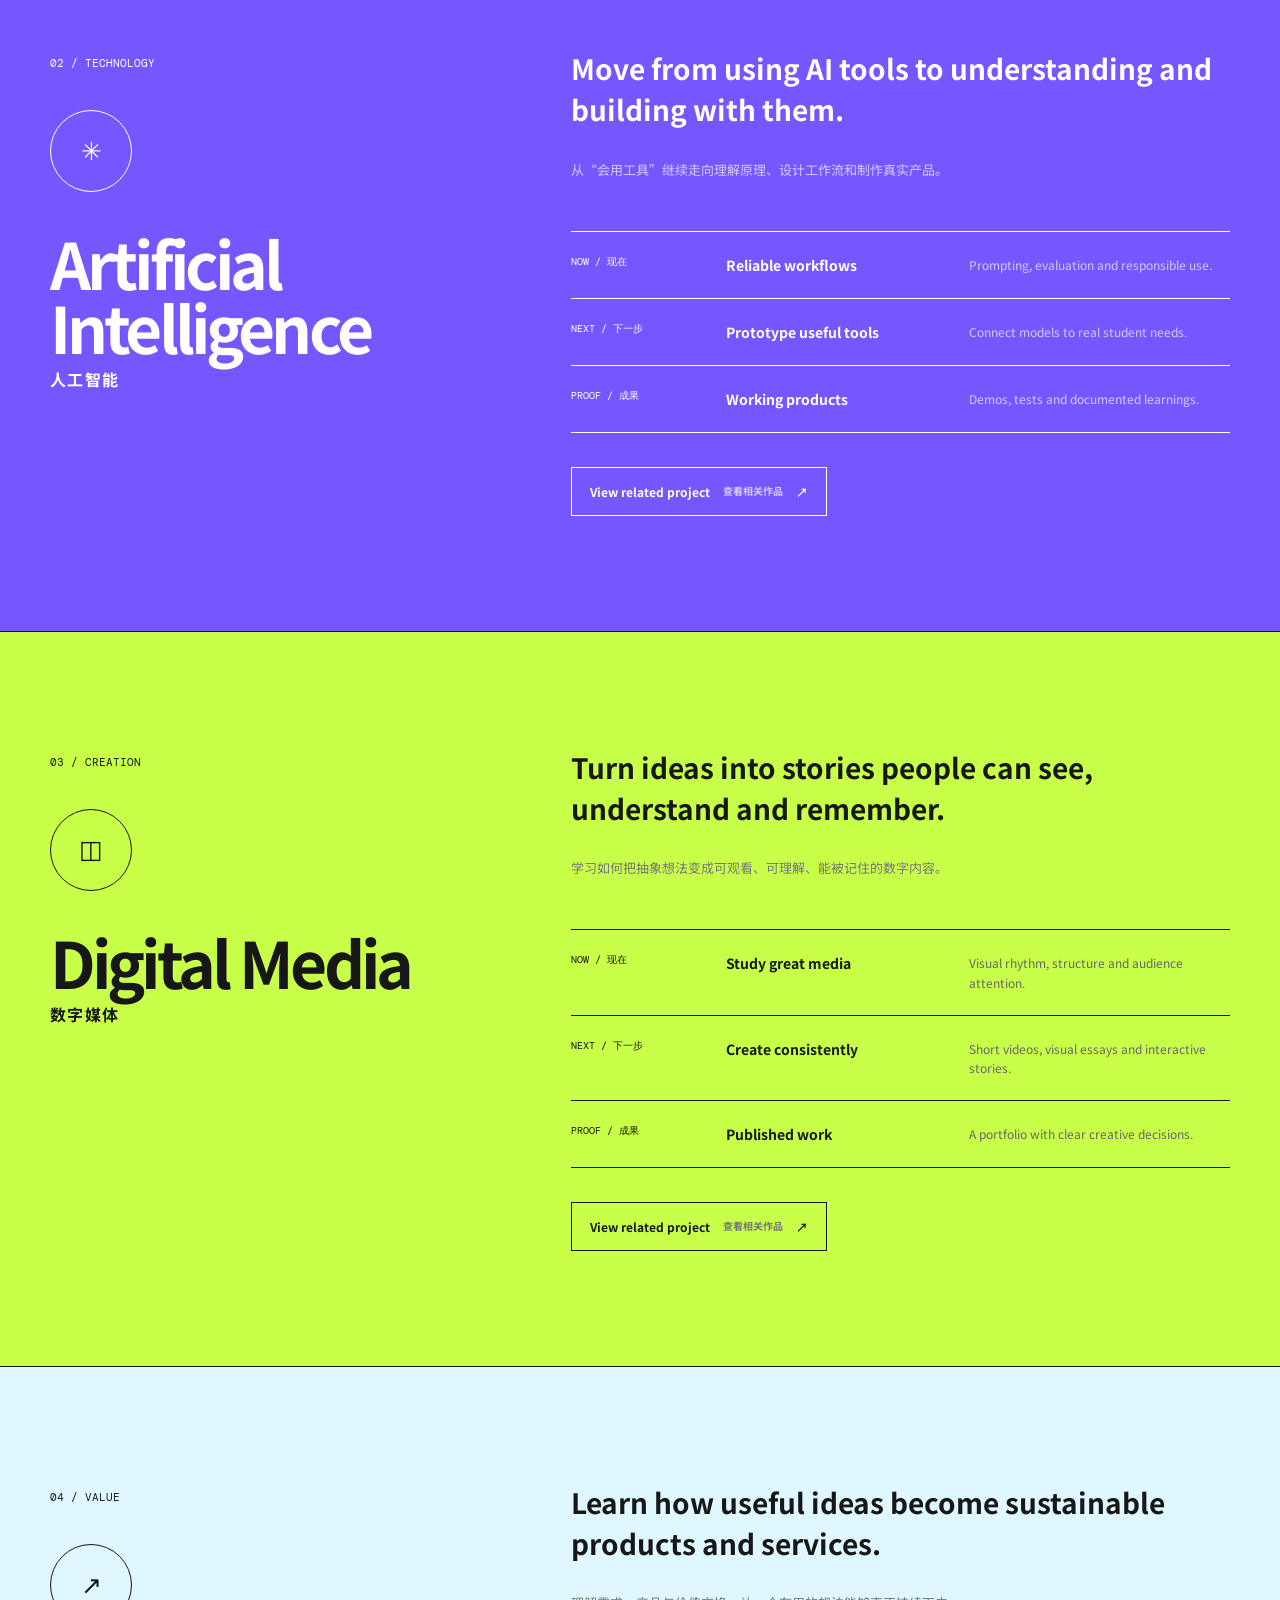
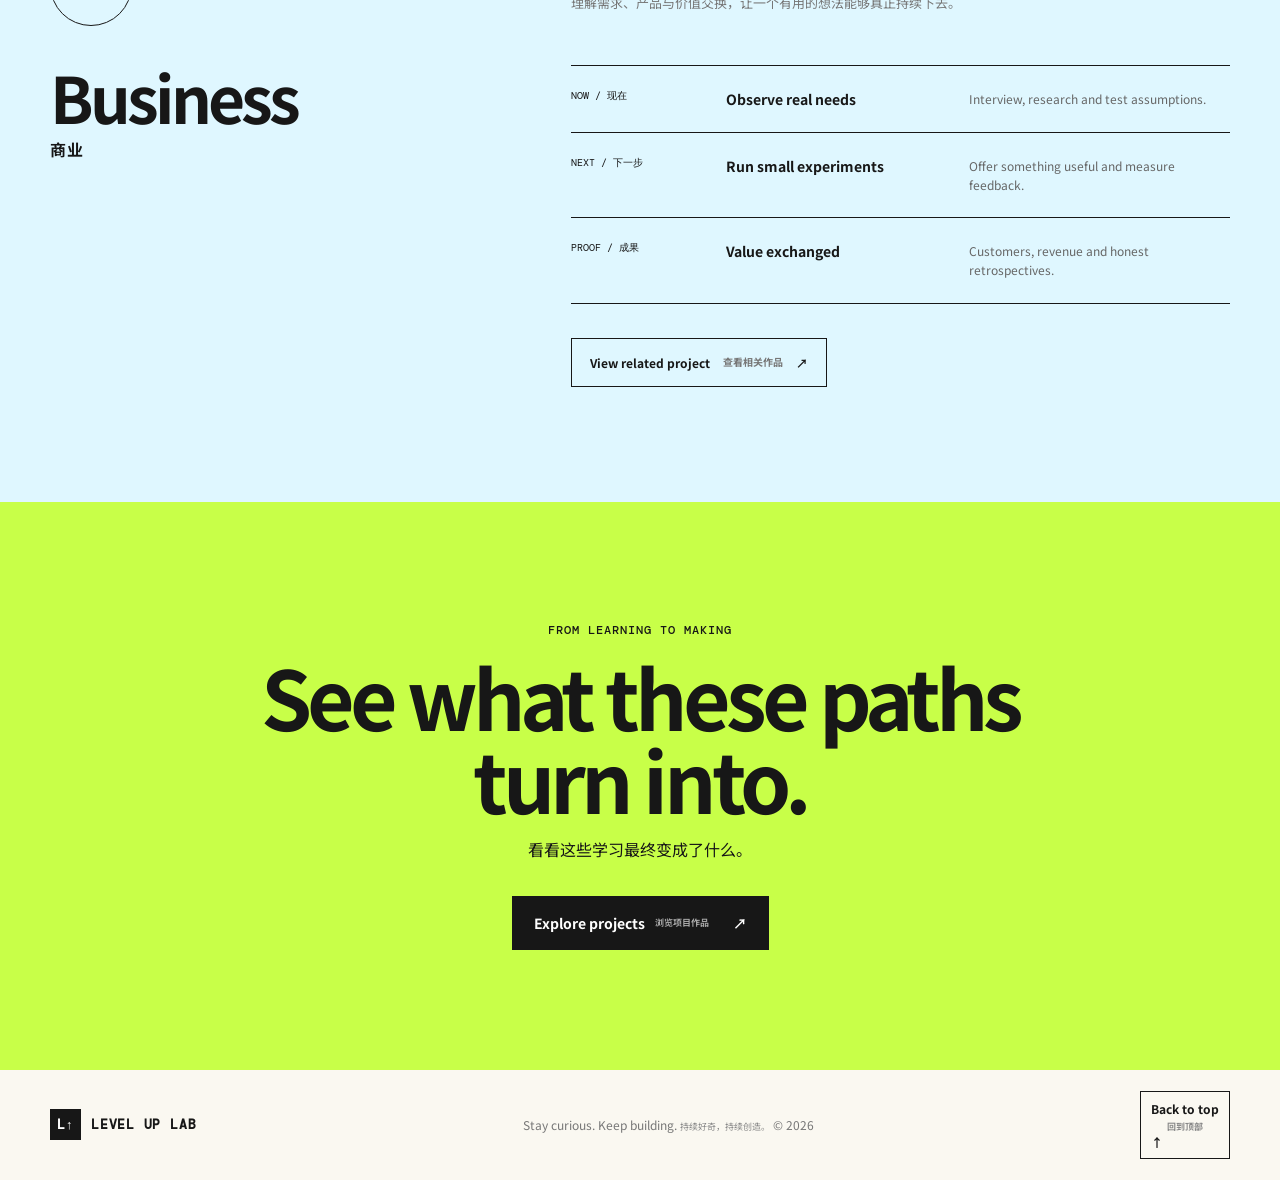
<file: tracks.html>
<!doctype html>
<html lang="en">
  <head>
    <meta charset="UTF-8" />
    <meta name="viewport" content="width=device-width, initial-scale=1.0" />
    <meta name="description" content="Four learning tracks across English, AI, digital media and business. 英语、AI、数字媒体与商业学习路径。" />
    <title>Learning Tracks — LEVEL UP LAB</title><link rel="icon" href="favicon.svg" type="image/svg+xml" />
    <link rel="preconnect" href="https://fonts.googleapis.com" /><link rel="preconnect" href="https://fonts.gstatic.com" crossorigin />
    <link href="https://fonts.googleapis.com/css2?family=DM+Mono:wght@400;500&family=Noto+Sans+SC:wght@400;500;700;900&display=swap" rel="stylesheet" />
    <link rel="stylesheet" href="styles.css" />
  </head>
  <body data-page="tracks">
    <div class="noise" aria-hidden="true"></div>
    <header class="nav shell inner-nav"><a class="logo" href="index.html"><span class="logo-mark">L↑</span><span>LEVEL UP LAB</span></a><nav id="site-navigation" aria-label="Main navigation"><a href="tracks.html" data-nav="tracks">Tracks <small>学习地图</small></a><a href="projects.html" data-nav="projects">Projects <small>项目作品</small></a><a href="journal.html" data-nav="journal">Journal <small>成长日志</small></a></nav><button class="nav-toggle" type="button" aria-expanded="false" aria-controls="site-navigation"><span>Menu</span><small>目录</small></button><a class="nav-cta" href="mailto:hello@example.com">Let's talk <small>交流</small> <span>↗</span></a></header>
    <main id="top" class="inner-page">
      <section class="page-hero shell reveal">
        <p class="eyebrow">LEARNING MAP / 学习地图</p>
        <h1>Four paths.<br /><span>One way forward.</span></h1>
        <div class="page-hero-copy"><p>These tracks are not separate school subjects. They reinforce one another: English unlocks information, AI expands capability, digital media shapes expression, and business tests value.</p><p lang="zh-CN">这四个方向不是彼此割裂的学科：英语打开信息，AI 扩展能力，数字媒体负责表达，商业验证价值。</p></div>
        <div class="anchor-nav"><a href="#english">01 English</a><a href="#ai">02 AI</a><a href="#media">03 Digital Media</a><a href="#business">04 Business</a></div>
      </section>

      <section class="route route-english" id="english"><div class="shell route-grid reveal"><div class="route-title"><span>01 / LANGUAGE</span><div class="route-symbol">Aa</div><h2>English<small>英语</small></h2></div><div class="route-body"><p class="route-lead">Use English as a working language—not only a test subject.</p><p class="route-zh" lang="zh-CN">把英语变成获取信息和表达想法的工作语言，而不只是一门考试科目。</p><div class="route-plan"><div><span>NOW / 现在</span><strong>Think before translating</strong><p>Daily native input and short English journals.</p></div><div><span>NEXT / 下一步</span><strong>Publish in English</strong><p>Write project notes and explain one idea each week.</p></div><div><span>PROOF / 成果</span><strong>Clear communication</strong><p>Articles, presentations and real conversations.</p></div></div><a class="route-link" href="project.html?id=english-30-days">View related project <small>查看相关作品</small> ↗</a></div></div></section>

      <section class="route route-ai" id="ai"><div class="shell route-grid reveal"><div class="route-title"><span>02 / TECHNOLOGY</span><div class="route-symbol">✳</div><h2>Artificial Intelligence<small>人工智能</small></h2></div><div class="route-body"><p class="route-lead">Move from using AI tools to understanding and building with them.</p><p class="route-zh" lang="zh-CN">从“会用工具”继续走向理解原理、设计工作流和制作真实产品。</p><div class="route-plan"><div><span>NOW / 现在</span><strong>Reliable workflows</strong><p>Prompting, evaluation and responsible use.</p></div><div><span>NEXT / 下一步</span><strong>Prototype useful tools</strong><p>Connect models to real student needs.</p></div><div><span>PROOF / 成果</span><strong>Working products</strong><p>Demos, tests and documented learnings.</p></div></div><a class="route-link" href="project.html?id=ai-study-partner">View related project <small>查看相关作品</small> ↗</a></div></div></section>

      <section class="route route-media" id="media"><div class="shell route-grid reveal"><div class="route-title"><span>03 / CREATION</span><div class="route-symbol">◫</div><h2>Digital Media<small>数字媒体</small></h2></div><div class="route-body"><p class="route-lead">Turn ideas into stories people can see, understand and remember.</p><p class="route-zh" lang="zh-CN">学习如何把抽象想法变成可观看、可理解、能被记住的数字内容。</p><div class="route-plan"><div><span>NOW / 现在</span><strong>Study great media</strong><p>Visual rhythm, structure and audience attention.</p></div><div><span>NEXT / 下一步</span><strong>Create consistently</strong><p>Short videos, visual essays and interactive stories.</p></div><div><span>PROOF / 成果</span><strong>Published work</strong><p>A portfolio with clear creative decisions.</p></div></div><a class="route-link" href="project.html?id=short-form-attention">View related project <small>查看相关作品</small> ↗</a></div></div></section>

      <section class="route route-business" id="business"><div class="shell route-grid reveal"><div class="route-title"><span>04 / VALUE</span><div class="route-symbol">↗</div><h2>Business<small>商业</small></h2></div><div class="route-body"><p class="route-lead">Learn how useful ideas become sustainable products and services.</p><p class="route-zh" lang="zh-CN">理解需求、产品与价值交换，让一个有用的想法能够真正持续下去。</p><div class="route-plan"><div><span>NOW / 现在</span><strong>Observe real needs</strong><p>Interview, research and test assumptions.</p></div><div><span>NEXT / 下一步</span><strong>Run small experiments</strong><p>Offer something useful and measure feedback.</p></div><div><span>PROOF / 成果</span><strong>Value exchanged</strong><p>Customers, revenue and honest retrospectives.</p></div></div><a class="route-link" href="project.html?id=first-100">View related project <small>查看相关作品</small> ↗</a></div></div></section>

      <section class="next-cta"><div class="shell"><p class="eyebrow">FROM LEARNING TO MAKING</p><h2>See what these paths<br />turn into.</h2><p lang="zh-CN">看看这些学习最终变成了什么。</p><a class="button dark" href="projects.html">Explore projects <small>浏览项目作品</small> <span>↗</span></a></div></section>
    </main>
    <footer class="footer shell"><a class="logo" href="index.html"><span class="logo-mark">L↑</span><span>LEVEL UP LAB</span></a><p>Stay curious. Keep building. <small>持续好奇，持续创造。</small> © 2026</p><div class="footer-links"><a href="#top">Back to top <small>回到顶部</small> ↑</a></div></footer>
    <script src="script.js"></script>
  </body>
</html>
</file>
<file: styles.css>
:root { --ink:#171717; --cream:#f3f0e7; --paper:#faf8f1; --lime:#c8ff48; --purple:#7657ff; --orange:#ff623e; --line:rgba(23,23,23,.18); }
* { box-sizing:border-box; }
html { scroll-behavior:smooth; overflow-x:hidden; }
body { margin:0; color:var(--ink); background:var(--paper); font-family:"Noto Sans SC",sans-serif; overflow-x:hidden; }
a { color:inherit; text-decoration:none; }
.shell { width:min(1180px, calc(100% - 48px)); margin-inline:auto; }
.noise { position:fixed; inset:0; z-index:20; pointer-events:none; opacity:.035; background-image:url("data:image/svg+xml,%3Csvg viewBox='0 0 180 180' xmlns='http://www.w3.org/2000/svg'%3E%3Cfilter id='n'%3E%3CfeTurbulence type='fractalNoise' baseFrequency='.9' numOctaves='4' stitchTiles='stitch'/%3E%3C/filter%3E%3Crect width='100%25' height='100%25' filter='url(%23n)' opacity='.7'/%3E%3C/svg%3E"); }
.nav { height:86px; display:flex; align-items:center; justify-content:space-between; border-bottom:1px solid var(--line); }
.logo { display:flex; align-items:center; gap:10px; font:500 13px "DM Mono",monospace; letter-spacing:.06em; }
.logo-mark { width:31px; height:31px; display:grid; place-items:center; background:var(--ink); color:white; font-weight:700; }
.nav nav { display:flex; gap:36px; font-size:14px; }
.nav nav a { transition:opacity .2s; }.nav nav a:hover { opacity:.5; }
.nav-cta { padding:12px 17px; border:1px solid var(--ink); font-size:13px; font-weight:700; transition:.2s; }.nav-cta:hover { background:var(--ink); color:white; }
.hero { min-height:680px; padding:82px 0 95px; display:grid; grid-template-columns:1.3fr .7fr; align-items:center; gap:90px; }
.eyebrow { font:500 12px "DM Mono",monospace; letter-spacing:.08em; text-transform:uppercase; }
.live-dot,.status-dot { display:inline-block; width:8px; height:8px; margin-right:8px; background:#64d33b; border-radius:50%; box-shadow:0 0 0 5px rgba(100,211,59,.14); }
h1,h2,h3,p { margin-top:0; }
h1 { margin:24px 0 30px; font-size:clamp(58px,7vw,98px); line-height:.98; letter-spacing:-.075em; font-weight:900; }
h1 span { position:relative; z-index:0; } h1 span::after { content:""; position:absolute; left:-2%; right:-4%; bottom:3%; height:20%; background:var(--lime); z-index:-1; transform:rotate(-1.5deg); }
.hero-intro { max-width:590px; font-size:18px; line-height:1.9; color:#525252; }
.hero-actions { margin-top:38px; display:flex; gap:12px; }
.button { display:inline-flex; align-items:center; justify-content:center; gap:30px; min-height:54px; padding:0 22px; font-size:14px; font-weight:700; transition:transform .2s,box-shadow .2s; }.button:hover { transform:translateY(-3px); box-shadow:5px 5px 0 var(--ink); }
.primary { background:var(--ink); color:white; }.ghost { border:1px solid var(--ink); }
.lab-card { position:relative; padding:20px; background:var(--cream); border:1px solid var(--ink); box-shadow:12px 12px 0 var(--lime); transform:rotate(1.5deg); }
.card-top { display:flex; justify-content:space-between; padding-bottom:14px; border-bottom:1px solid var(--line); font:11px "DM Mono",monospace; }
.avatar-wrap { height:220px; position:relative; display:grid; place-items:center; overflow:hidden; background:var(--purple); margin:18px 0; }
.avatar { position:relative; z-index:2; width:98px; height:98px; display:grid; place-items:center; border:2px solid white; color:white; border-radius:50%; font:500 27px "DM Mono",monospace; background:rgba(23,23,23,.16); }
.orbit { position:absolute; border:1px solid rgba(255,255,255,.55); border-radius:50%; animation:spin 13s linear infinite; }.orbit::before { content:""; position:absolute; width:11px; height:11px; background:var(--lime); border-radius:50%; top:15%; left:4%; }
.orbit-one { width:190px; height:110px; transform:rotate(25deg); }.orbit-two { width:280px; height:150px; transform:rotate(-30deg); animation-direction:reverse; }
.level-badge { position:absolute; z-index:3; right:17px; bottom:15px; padding:7px 10px; background:var(--lime); font:500 11px "DM Mono",monospace; }
.stats div { display:grid; grid-template-columns:100px 1fr; gap:10px; padding:7px 0; }.stats span,.progress-label { font-size:11px; color:#747474; }.stats strong { font-size:12px; }
.progress-label { margin:16px 0 7px; display:flex; justify-content:space-between; }.progress-bar { height:7px; background:#d8d4c8; overflow:hidden; }.progress-bar i { display:block; width:72%; height:100%; background:var(--orange); }
.ticker { overflow:hidden; background:var(--lime); border-block:1px solid var(--ink); transform:rotate(-1deg) scale(1.02); }.ticker-track { width:max-content; padding:15px 0; display:flex; gap:36px; animation:marquee 24s linear infinite; font:500 15px "DM Mono",monospace; }
.section { padding-block:130px; }.section-heading { display:grid; grid-template-columns:1fr 1fr; align-items:end; gap:60px; margin-bottom:64px; }.section-heading h2 { margin:12px 0 0; font-size:clamp(44px,5vw,66px); line-height:1.05; letter-spacing:-.055em; }.section-heading>p { max-width:440px; margin:0 0 4px auto; line-height:1.9; color:#626262; }
.track-grid { display:grid; grid-template-columns:repeat(3,1fr); border:1px solid var(--ink); }.track-card { min-height:485px; padding:30px; border-right:1px solid var(--ink); display:flex; flex-direction:column; position:relative; overflow:hidden; }.track-card:last-child { border:0; }.track-card::after { content:""; position:absolute; width:180px; height:180px; border-radius:50%; right:-90px; top:-90px; background:var(--card-color); transition:transform .35s; }.track-card:hover::after { transform:scale(1.25); }
.track-card.game { --card-color:var(--orange); }.track-card.ai { --card-color:var(--purple); }.track-card.business { --card-color:var(--lime); }
.track-index { font:12px "DM Mono",monospace; }.track-icon { margin:50px 0 27px; width:64px; height:64px; display:grid; place-items:center; border:1px solid var(--ink); border-radius:50%; font-size:28px; }.track-card h3 { font-size:35px; margin-bottom:12px; }.track-card p { line-height:1.8; color:#5d5d5d; font-size:14px; }.track-card ul { list-style:none; padding:0; margin:10px 0 26px; font:12px/2.1 "DM Mono",monospace; }.track-card li::before { content:"+"; margin-right:10px; color:var(--orange); }.track-card a { margin-top:auto; padding-top:17px; border-top:1px solid var(--line); display:flex; justify-content:space-between; font-size:13px; font-weight:700; }
.projects { background:var(--ink); color:white; }.section-heading.light>p { color:#aaa; }.quest { display:grid; grid-template-columns:80px 1fr 100px 50px; align-items:center; gap:24px; padding:36px 6px; border-top:1px solid #484848; transition:background .2s,padding .2s; }.quest:last-child { border-bottom:1px solid #484848; }.quest:hover { background:#222; padding-inline:20px; }.quest-num { font:12px "DM Mono",monospace; color:#888; }.tag-row { display:flex; gap:7px; }.tag-row span { padding:4px 7px; border:1px solid #5a5a5a; font:10px "DM Mono",monospace; color:#bbb; }.quest h3 { margin:12px 0 8px; font-size:25px; }.quest p { margin:0; color:#999; font-size:13px; }.quest-status { font:11px "DM Mono",monospace; }.quest-status.done { color:#777; }.quest-arrow { font-size:24px; text-align:right; }
.log-section .section-heading { grid-template-columns:1fr auto; }.text-link { font-size:13px; font-weight:700; }.log-grid { display:grid; grid-template-columns:repeat(3,1fr); gap:22px; }.log-card { border:1px solid var(--ink); background:var(--paper); transition:transform .25s,box-shadow .25s; }.log-card:hover { transform:translateY(-6px); box-shadow:8px 8px 0 var(--ink); }.log-visual { height:210px; display:grid; grid-template-columns:1fr auto; grid-template-rows:1fr auto; padding:24px; overflow:hidden; position:relative; }.log-visual span { font:500 67px "DM Mono",monospace; line-height:1; }.log-visual b { grid-column:2; grid-row:2; font:12px "DM Mono",monospace; }.log-visual i { position:absolute; border:1px solid var(--ink); border-radius:50%; width:170px; height:170px; right:-20px; top:20px; }.log-visual i::before,.log-visual i::after { content:""; position:absolute; background:var(--ink); }.log-visual i::before { width:220px; height:1px; top:84px; left:-25px; }.log-visual i::after { width:1px; height:220px; left:84px; top:-25px; }.visual-one { background:var(--lime); }.visual-two { background:var(--purple); color:white; }.visual-two i { border-color:white; }.visual-two i::before,.visual-two i::after { background:white; }.visual-three { background:var(--orange); }.log-content { padding:25px; }.log-content p { font:10px "DM Mono",monospace; color:#777; }.log-content h3 { min-height:80px; font-size:20px; line-height:1.55; }.log-content a { font-size:12px; font-weight:700; }
.contact { background:var(--lime); border-block:1px solid var(--ink); text-align:center; }.contact-inner { padding-block:110px; }.contact h2 { margin:18px 0 20px; font-size:clamp(52px,7vw,82px); line-height:1.02; letter-spacing:-.06em; }.contact p:not(.eyebrow) { margin-bottom:34px; }.dark { background:var(--ink); color:white; }.button.dark:hover { box-shadow:5px 5px 0 white; }
.footer { min-height:110px; display:flex; align-items:center; justify-content:space-between; font-size:12px; }.footer p { margin:0; color:#777; }.footer>a { font-weight:700; }.footer-links { display:flex; align-items:center; gap:24px; }.footer-links a { font-weight:700; }.footer-links a:first-child { padding:8px 10px; border:1px solid var(--ink); }.footer-links small { display:block; margin-top:3px; text-align:center; }
.reveal { opacity:0; transform:translateY(24px); transition:opacity .7s ease,transform .7s ease; }.reveal.visible { opacity:1; transform:translateY(0); }.delay-1 { transition-delay:.12s; }.delay-2 { transition-delay:.24s; }
@keyframes spin { to { rotate:360deg; } } @keyframes marquee { to { transform:translateX(-50%); } }
@media (max-width:850px) { .nav nav { display:none; }.hero { grid-template-columns:1fr; gap:55px; padding-top:60px; }.lab-card { max-width:440px; }.section-heading { grid-template-columns:1fr; gap:25px; }.section-heading>p { margin-left:0; }.track-grid,.log-grid { grid-template-columns:1fr; }.track-card { border-right:0; border-bottom:1px solid var(--ink); min-height:430px; }.quest { grid-template-columns:54px 1fr 30px; }.quest-status { display:none; }.section { padding-block:90px; } }
@media (max-width:560px) { .shell { width:min(100% - 28px,1180px); }.nav { height:72px; }.nav-cta { padding:10px 11px; }.nav-cta span { display:none; }.hero { min-height:0; padding:55px 0 80px; }.hero-actions { flex-direction:column; }.lab-card { box-shadow:7px 7px 0 var(--lime); }.section-heading h2 { font-size:44px; }.quest { grid-template-columns:1fr 28px; padding:28px 0; }.quest-num { display:none; }.quest h3 { font-size:21px; }.footer { padding:30px 0; gap:25px; flex-wrap:wrap; }.footer p { order:3; width:100%; }.footer-links { margin-left:auto; gap:12px; } }
@media (prefers-reduced-motion:reduce) { *,*::before,*::after { animation-duration:.01ms!important; animation-iteration-count:1!important; scroll-behavior:auto!important; }.reveal { opacity:1; transform:none; } }

/* English-first bilingual hierarchy */
.nav nav { gap:28px; }
.nav small,.nav-cta small { display:block; margin-top:2px; color:#777; font-size:9px; font-weight:500; text-align:center; }
.hero-zh { margin:-12px 0 26px; color:#5f5f5f; font-size:17px; font-weight:700; letter-spacing:.08em; }
.zh-copy { max-width:590px; margin-top:-12px; color:#888; font-size:12px; line-height:1.8; }
.button { gap:10px; }.button small { font-size:9px; opacity:.62; }.button span { margin-left:14px; }
.stats span small,.stats strong small,.progress-label small { display:block; margin-top:3px; font-size:9px; font-weight:400; }
.stats strong { font-size:11px; }.stats span,.progress-label { font-size:10px; }
.section-heading>p,.dual-copy { max-width:440px; margin:0 0 4px auto; color:#626262; line-height:1.9; }
.dual-copy p { margin:0; }.dual-copy p+p { margin-top:9px; color:#929292; font-size:12px; }
.heading-zh { margin:14px 0 0; color:#777; font-size:14px; font-weight:700; letter-spacing:.06em; }
.track-card h3 { font-size:32px; }.track-card h3 small { display:block; margin-top:7px; color:#777; font-size:12px; letter-spacing:.08em; }
.track-card p { font-size:13px; line-height:1.75; }.track-card .card-zh { margin-top:-5px; color:#999; font-size:11px; }
.track-card ul { margin:8px 0 20px; font-size:11px; }.track-card a small { margin-left:auto; margin-right:8px; color:#888; font-weight:500; }
.section-heading.light .dual-copy { color:#ddd; }.section-heading.light .dual-copy p+p,.section-heading.light .heading-zh { color:#888; }
.quest h3 { font-size:24px; }.quest h3 small { display:block; margin-top:6px; color:#888; font-size:11px; }
.quest p { color:#bbb; font-size:12px; }.quest p span { margin-left:7px; color:#777; font-size:10px; }
.quest-status { font-size:10px; }.quest-status small { display:block; margin-top:5px; color:#777; }
.log-content p small { margin-left:5px; }.log-content h3 { min-height:122px; font-size:18px; line-height:1.45; }
.log-content h3 small { display:block; margin-top:8px; color:#888; font-size:11px; font-weight:500; line-height:1.55; }
.log-content a small,.text-link small,.footer small { color:#888; font-size:9px; }
.contact .heading-zh { margin-top:-8px; color:#4d5e1e; }.contact p span { color:#607329; font-size:12px; }

@media (max-width:850px) {
  .section-heading>p,.dual-copy { margin-left:0; }
  .track-card { min-height:470px; }
}

/* Four equal learning paths */
.track-grid { grid-template-columns:repeat(4,1fr); }
.track-card { min-height:535px; padding:26px; }
.track-card.english { --card-color:var(--orange); }
.track-card.ai { --card-color:var(--purple); }
.track-card.media { --card-color:var(--lime); }
.track-card.business { --card-color:#67d7ff; }
.track-card h3 { overflow-wrap:anywhere; }
@media (max-width:1000px) and (min-width:851px) {
  .track-grid { grid-template-columns:repeat(2,1fr); }
  .track-card { border-bottom:1px solid var(--ink); }
  .track-card:nth-child(2) { border-right:0; }
  .track-card:nth-child(3),.track-card:nth-child(4) { border-bottom:0; }
}
@media (max-width:850px) {
  .track-grid { grid-template-columns:1fr; }
  .track-card { min-height:470px; }
  .track-card:nth-child(3) { border-bottom:1px solid var(--ink); }
}

/* Projects as prominent cards */
.quest-list { display:grid; grid-template-columns:repeat(2,minmax(0,1fr)); gap:18px; }
.quest { --accent:var(--lime); min-height:350px; position:relative; overflow:hidden; display:grid; grid-template-columns:1fr auto; grid-template-rows:auto 1fr auto; gap:22px; padding:28px; border:1px solid #4b4b4b; background:#1d1d1d; transition:transform .25s,box-shadow .25s,border-color .25s; }
.quest:nth-child(1) { --accent:var(--purple); }.quest:nth-child(2) { --accent:var(--orange); }.quest:nth-child(3) { --accent:#67d7ff; }.quest:nth-child(4) { --accent:var(--lime); }
.quest::before { content:""; position:absolute; top:-92px; right:-72px; width:210px; height:210px; border-radius:50%; background:var(--accent); opacity:.92; transition:transform .3s; }
.quest:hover { padding:28px; border-color:var(--accent); background:#222; transform:translateY(-6px); box-shadow:8px 8px 0 var(--accent); }
.quest:hover::before { transform:scale(1.14); }
.quest-num,.quest-main,.quest-arrow { position:relative; z-index:1; }
.quest-num { grid-column:1; grid-row:1; }.quest-main { grid-column:1/-1; grid-row:2; align-self:end; }.quest-arrow { grid-column:2; grid-row:3; align-self:end; }
.quest h3 { max-width:470px; margin:16px 0 12px; font-size:30px; line-height:1.2; }.quest h3 small { margin-top:9px; }
.quest p { max-width:470px; line-height:1.7; }.quest .tag-row span { border-color:#606060; }

/* Journal as a scannable list */
.log-grid { display:block; }
.log-card { display:grid; grid-template-columns:160px 1fr; border:0; border-top:1px solid var(--ink); background:transparent; transition:background .2s; }
.log-card:last-child { border-bottom:1px solid var(--ink); }.log-card:hover { transform:none; box-shadow:none; background:var(--cream); }
.log-visual { width:160px; height:150px; border-right:1px solid var(--ink); }
.log-visual span { font-size:46px; }.log-visual i { width:110px; height:110px; right:-20px; top:20px; }.log-visual i::before { width:150px; top:54px; }.log-visual i::after { height:150px; left:54px; }
.log-content { display:grid; grid-template-columns:155px 1fr 105px; gap:26px; align-items:center; padding:25px 30px; }
.log-content p,.log-content h3 { margin:0; }.log-content h3 { min-height:0; font-size:19px; }.log-content a { justify-self:end; white-space:nowrap; }

@media (max-width:850px) {
  .quest-list { grid-template-columns:1fr; }
  .quest { min-height:330px; grid-template-columns:1fr auto; }
  .quest-status { display:block; }
  .log-card { grid-template-columns:125px 1fr; }
  .log-visual { width:125px; height:100%; min-height:145px; padding:18px; }
  .log-content { grid-template-columns:1fr; gap:10px; padding:22px; }
  .log-content a { justify-self:start; margin-top:6px; }
}
@media (max-width:560px) {
  .quest { min-height:350px; padding:22px; }.quest:hover { padding:22px; }
  .quest-num { display:block; }.quest h3 { font-size:25px; }
  .quest-status { min-width:78px; font-size:9px; }
  .log-card { grid-template-columns:92px 1fr; }
  .log-visual { width:92px; min-height:165px; padding:12px; }.log-visual span { font-size:34px; }.log-visual i { width:75px; height:75px; }
  .log-content { padding:16px; }.log-content h3 { font-size:15px; }.log-content h3 small { font-size:10px; }.log-content p { font-size:9px; }
}

/* Shared inner pages */
.inner-nav nav a { position:relative; }.inner-nav nav a.active::after { content:""; position:absolute; left:0; right:0; bottom:-15px; height:3px; background:var(--lime); }
.inner-page { min-height:70vh; }.page-hero { padding:110px 0 95px; }.page-hero h1 { margin:25px 0 35px; max-width:1000px; font-size:clamp(64px,8vw,112px); }.page-hero h1 span { color:var(--purple); }.page-hero-copy { max-width:680px; margin-left:auto; }.page-hero-copy p { font-size:17px; line-height:1.9; }.page-hero-copy p+ p { margin-top:-5px; color:#888; font-size:12px; }.anchor-nav { margin-top:65px; display:grid; grid-template-columns:repeat(4,1fr); border:1px solid var(--ink); }.anchor-nav a { padding:17px; border-right:1px solid var(--ink); font:11px "DM Mono",monospace; transition:.2s; }.anchor-nav a:last-child { border:0; }.anchor-nav a:hover { background:var(--ink); color:white; }

/* Tracks */
.route { padding:115px 0; border-top:1px solid var(--ink); scroll-margin-top:20px; }.route-grid { display:grid; grid-template-columns:.78fr 1.22fr; gap:100px; }.route-title>span { font:11px "DM Mono",monospace; }.route-symbol { width:82px; height:82px; margin:38px 0; display:grid; place-items:center; border:1px solid currentColor; border-radius:50%; font:500 25px "DM Mono",monospace; }.route-title h2 { font-size:clamp(50px,5vw,76px); line-height:1; letter-spacing:-.06em; }.route-title h2 small { display:block; margin-top:13px; font-size:16px; letter-spacing:.08em; }.route-lead { max-width:650px; font-size:28px; font-weight:700; line-height:1.45; }.route-zh { color:#777; font-size:13px; line-height:1.8; }.route-plan { margin:50px 0 34px; border-top:1px solid currentColor; }.route-plan>div { display:grid; grid-template-columns:130px 1fr 1.2fr; gap:25px; padding:23px 0; border-bottom:1px solid currentColor; }.route-plan span { font:10px "DM Mono",monospace; }.route-plan strong { font-size:14px; }.route-plan p { margin:0; color:#666; font-size:12px; line-height:1.6; }.route-link { display:inline-flex; gap:13px; padding:15px 18px; border:1px solid currentColor; font-size:12px; font-weight:700; }.route-link small { color:#777; }.route-english { background:#fff2eb; }.route-ai { background:var(--purple); color:white; }.route-ai .route-zh,.route-ai .route-plan p,.route-ai .route-link small { color:#d0caff; }.route-media { background:var(--lime); }.route-business { background:#dff7ff; }
.next-cta { padding:120px 0; background:var(--lime); text-align:center; }.next-cta h2 { margin:16px 0; font-size:clamp(50px,7vw,82px); line-height:1.02; letter-spacing:-.06em; }.next-cta>div>p:not(.eyebrow) { margin-bottom:35px; }.dark-cta { background:var(--ink); color:white; }.dark-cta .primary { border:1px solid #555; }

/* Project archive */
.library-section { padding:10px 0 130px; }.filter-bar { margin-bottom:35px; display:flex; flex-wrap:wrap; gap:8px; }.filter-bar button { padding:11px 15px; border:1px solid var(--ink); background:transparent; color:var(--ink); font:11px "DM Mono",monospace; cursor:pointer; }.filter-bar button small { margin-left:4px; }.filter-bar button.active,.filter-bar button:hover { background:var(--ink); color:white; }.library-grid { display:grid; grid-template-columns:repeat(2,1fr); gap:22px; }.library-project { position:relative; min-height:580px; padding:28px; display:flex; flex-direction:column; overflow:hidden; border:1px solid var(--ink); background:var(--cream); transition:transform .25s,box-shadow .25s; }.library-project:hover { transform:translateY(-6px); box-shadow:9px 9px 0 var(--ink); }.library-project[hidden] { display:none; }.project-no { font:11px "DM Mono",monospace; }.project-art { height:245px; margin:24px 0 28px; padding:28px; display:flex; align-items:center; justify-content:space-between; background:var(--project-tone); font:500 66px "DM Mono",monospace; }.project-art span { align-self:flex-end; font-size:25px; }.tone-purple { --project-tone:var(--purple); }.tone-orange { --project-tone:var(--orange); }.tone-blue { --project-tone:#67d7ff; }.tone-lime { --project-tone:var(--lime); }.library-project .tag-row span { color:#555; border-color:#999; }.library-project h2 { margin:16px 0 10px; font-size:31px; line-height:1.2; }.library-project h2 small { display:block; margin-top:8px; color:#777; font-size:12px; }.library-project>p { margin-top:auto; color:#666; font-size:13px; }

/* Journal archive */
.journal-stats { margin-top:60px; display:grid; grid-template-columns:repeat(3,1fr); border-block:1px solid var(--ink); }.journal-stats span { padding:22px 18px; border-right:1px solid var(--ink); font:10px "DM Mono",monospace; }.journal-stats span:last-child { border:0; }.journal-stats strong { display:block; margin-bottom:8px; font-size:30px; }.journal-stats small { display:block; margin-top:5px; color:#777; }.journal-archive { padding-bottom:130px; }.archive-row { display:grid; grid-template-columns:110px 160px 1fr 40px; gap:30px; align-items:center; padding:35px 0; border-top:1px solid var(--ink); transition:padding .2s,background .2s; }.archive-row:last-child { border-bottom:1px solid var(--ink); }.archive-row:hover { padding-inline:20px; background:var(--cream); }.archive-date { display:flex; align-items:flex-end; gap:8px; }.archive-date strong { font:500 45px "DM Mono",monospace; line-height:.9; }.archive-date span,.archive-type { font:10px/1.5 "DM Mono",monospace; }.archive-type small { display:block; margin-top:6px; color:#888; }.archive-title h2 { margin:0; font-size:25px; line-height:1.35; }.archive-title p { margin:7px 0 0; color:#888; font-size:11px; }.archive-arrow { font-size:24px; }.journal-note { padding:105px 0; background:var(--purple); color:white; text-align:center; }.journal-note blockquote { max-width:920px; margin:25px auto; font-size:clamp(32px,4vw,54px); font-weight:900; line-height:1.25; letter-spacing:-.04em; }.journal-note>div>p:last-child { color:#d1caff; font-size:13px; }

/* Project detail */
.detail-hero { padding:80px 0 75px; }.back-link { display:inline-block; margin-bottom:55px; font:11px "DM Mono",monospace; }.detail-tags { display:flex; gap:8px; }.detail-tags span { padding:6px 9px; border:1px solid var(--ink); font:10px "DM Mono",monospace; }.detail-hero h1 { max-width:1040px; margin:22px 0 10px; font-size:clamp(56px,7.5vw,105px); line-height:.98; }.detail-zh { color:#777; font-size:17px; font-weight:700; }.detail-summary { max-width:700px; margin:35px 0 45px; color:#555; font-size:18px; line-height:1.8; }.detail-facts { display:grid; grid-template-columns:repeat(3,1fr); border-block:1px solid var(--ink); }.detail-facts div { padding:20px 0; }.detail-facts span { display:block; color:#777; font:10px "DM Mono",monospace; }.detail-facts strong { display:block; margin-top:8px; font-size:13px; }.project-cover { --detail-accent:var(--purple); min-height:500px; display:grid; align-items:center; overflow:hidden; background:var(--detail-accent); border-block:1px solid var(--ink); }.project-cover>div { display:flex; align-items:center; justify-content:space-between; gap:60px; }.cover-mark { width:260px; height:260px; display:grid; place-items:center; flex:0 0 auto; border:2px solid var(--ink); border-radius:50%; font:500 72px "DM Mono",monospace; }.project-cover p { max-width:650px; margin:0; font-size:clamp(32px,4vw,55px); font-weight:900; line-height:1.2; letter-spacing:-.04em; }.case-study { display:grid; grid-template-columns:220px 1fr; gap:90px; padding:120px 0; }.case-study aside { position:relative; }.case-study aside>span { font:11px "DM Mono",monospace; }.case-study aside nav { position:sticky; top:40px; margin-top:30px; display:flex; flex-direction:column; }.case-study aside nav a { padding:11px 0; color:#777; font:11px "DM Mono",monospace; }.case-study article { max-width:760px; }.case-study article section { padding-bottom:90px; scroll-margin-top:35px; }.case-study h2 { margin:12px 0 25px; font-size:42px; letter-spacing:-.04em; }.case-study article section>p:not(.eyebrow) { color:#4e4e4e; font-size:17px; line-height:1.95; }.process-list { border-top:1px solid var(--ink); }.process-list div { display:grid; grid-template-columns:55px 1fr; padding:22px 0; border-bottom:1px solid var(--ink); }.process-list span { font:11px "DM Mono",monospace; }.process-list p { margin:0; font-size:14px; line-height:1.7; }.result-card { margin-top:35px; padding:28px; background:var(--ink); color:white; }.result-card span { font:10px "DM Mono",monospace; color:#aaa; }.result-card strong { display:block; margin-top:15px; font-size:25px; }.next-project { padding:70px 0; background:var(--lime); }.next-project>div>span { font:10px "DM Mono",monospace; }.next-project a { margin-top:17px; display:flex; align-items:center; justify-content:space-between; }.next-project strong { font-size:clamp(30px,4vw,54px); }.next-project i { font:normal 40px sans-serif; }

/* Article detail */
.article-hero { max-width:1000px; padding:80px 0 70px; }.article-meta { font:10px "DM Mono",monospace; }.article-hero h1 { margin:25px 0 16px; font-size:clamp(55px,7vw,95px); line-height:1.02; }.article-deck { max-width:760px; margin:35px 0 0; color:#555; font-size:20px; line-height:1.7; }.article-color { height:270px; display:grid; place-items:center; border-block:1px solid var(--ink); font:500 110px "DM Mono",monospace; }.article-body { max-width:820px; padding:100px 0; }.article-body section { position:relative; padding:0 0 80px 75px; }.article-body section>span { position:absolute; left:0; top:7px; font:11px "DM Mono",monospace; }.article-body h2 { margin:0 0 24px; font-size:38px; letter-spacing:-.04em; }.article-body p { font-size:17px; line-height:1.95; }.article-body p[lang="zh-CN"] { color:#777; font-size:14px; }.article-end { padding:55px 0; border-block:1px solid var(--ink); }.article-end>div { display:flex; align-items:center; justify-content:space-between; }.article-end p { margin:0; font:10px "DM Mono",monospace; }.article-end a { font-weight:700; }.article-end small { color:#777; }

/* 404 */
.not-found { min-height:100vh; display:grid; place-items:center; padding:40px; background:var(--purple); color:white; }.not-found>div { max-width:900px; }.not-found strong { display:block; margin:20px 0; font-size:clamp(90px,17vw,230px); line-height:.75; letter-spacing:-.08em; }.not-found p:not(.eyebrow) { margin-bottom:35px; font-size:18px; line-height:1.7; }.not-found p span { color:#d5cfff; font-size:13px; }

@media (max-width:850px) {
  .page-hero { padding:80px 0 70px; }.page-hero-copy { margin-left:0; }.anchor-nav { grid-template-columns:repeat(2,1fr); }.anchor-nav a:nth-child(2) { border-right:0; }.anchor-nav a:nth-child(-n+2) { border-bottom:1px solid var(--ink); }
  .route-grid { grid-template-columns:1fr; gap:45px; }.route-plan>div { grid-template-columns:110px 1fr; }.route-plan p { grid-column:2; }
  .library-grid { grid-template-columns:1fr; }.library-project { min-height:540px; }
  .archive-row { grid-template-columns:90px 1fr 35px; gap:18px; }.archive-type { grid-column:2; }.archive-title { grid-column:2; }.archive-arrow { grid-column:3; grid-row:1/3; }
  .project-cover>div { flex-direction:column; align-items:flex-start; padding-block:70px; }.cover-mark { width:190px; height:190px; }.case-study { grid-template-columns:1fr; gap:45px; }.case-study aside nav { position:static; flex-direction:row; flex-wrap:wrap; gap:20px; }
}
@media (max-width:560px) {
  .page-hero { padding-top:60px; }.page-hero h1 { font-size:57px; }.anchor-nav { margin-top:40px; }
  .route { padding:80px 0; }.route-title h2 { font-size:48px; }.route-lead { font-size:22px; }.route-plan>div { grid-template-columns:1fr; gap:7px; }.route-plan p { grid-column:1; }
  .next-cta { padding:85px 0; }
  .library-project { min-height:500px; padding:20px; }.project-art { height:190px; font-size:50px; }.library-project h2 { font-size:25px; }
  .journal-stats { grid-template-columns:1fr; }.journal-stats span { border-right:0; border-bottom:1px solid var(--ink); }.journal-stats span:last-child { border:0; }.archive-row { grid-template-columns:74px 1fr 25px; padding:25px 0; }.archive-date strong { font-size:35px; }.archive-title h2 { font-size:19px; }
  .detail-hero { padding-top:55px; }.detail-hero h1 { font-size:52px; }.detail-facts { grid-template-columns:1fr; }.detail-facts div { border-bottom:1px solid var(--line); }.project-cover { min-height:0; }.project-cover p { font-size:28px; }.cover-mark { width:140px; height:140px; font-size:45px; }.case-study { padding:80px 0; }.case-study h2 { font-size:32px; }.case-study article section>p:not(.eyebrow) { font-size:15px; }.next-project strong { font-size:27px; }
  .article-hero { padding-top:55px; }.article-hero h1 { font-size:49px; }.article-deck { font-size:17px; }.article-color { height:190px; font-size:80px; }.article-body { padding:70px 0; }.article-body section { padding:0 0 65px 0; }.article-body section>span { position:static; display:block; margin-bottom:14px; }.article-body h2 { font-size:29px; }.article-body p { font-size:15px; }.article-end>div { align-items:flex-start; flex-direction:column; gap:20px; }
}

/* Mobile navigation; desktop layout remains unchanged */
.nav-toggle { display:none; appearance:none; border:1px solid var(--ink); background:var(--paper); color:var(--ink); padding:8px 12px; font:500 11px "DM Mono",monospace; cursor:pointer; }
.nav-toggle small { margin-top:2px; color:#777; font:500 9px "Noto Sans SC",sans-serif; }

@media (max-width:850px) {
  .nav { position:relative; z-index:40; }
  .nav-toggle { display:flex; flex-direction:column; align-items:center; margin-left:auto; }
  .nav-cta { margin-left:12px; }
  .nav nav { position:absolute; top:100%; left:0; right:0; display:none; flex-direction:column; gap:0; background:var(--paper); border:1px solid var(--ink); box-shadow:6px 6px 0 var(--lime); }
  .nav.menu-open nav { display:flex; }
  .nav nav a { padding:16px; border-bottom:1px solid var(--line); font-weight:700; }
  .nav nav a:last-child { border-bottom:0; }
  .nav nav a small { text-align:left; }
  .inner-nav nav a.active::after { left:16px; right:16px; bottom:0; }
}

@media (max-width:560px) {
  .nav-cta { display:none; }
}
</file>
